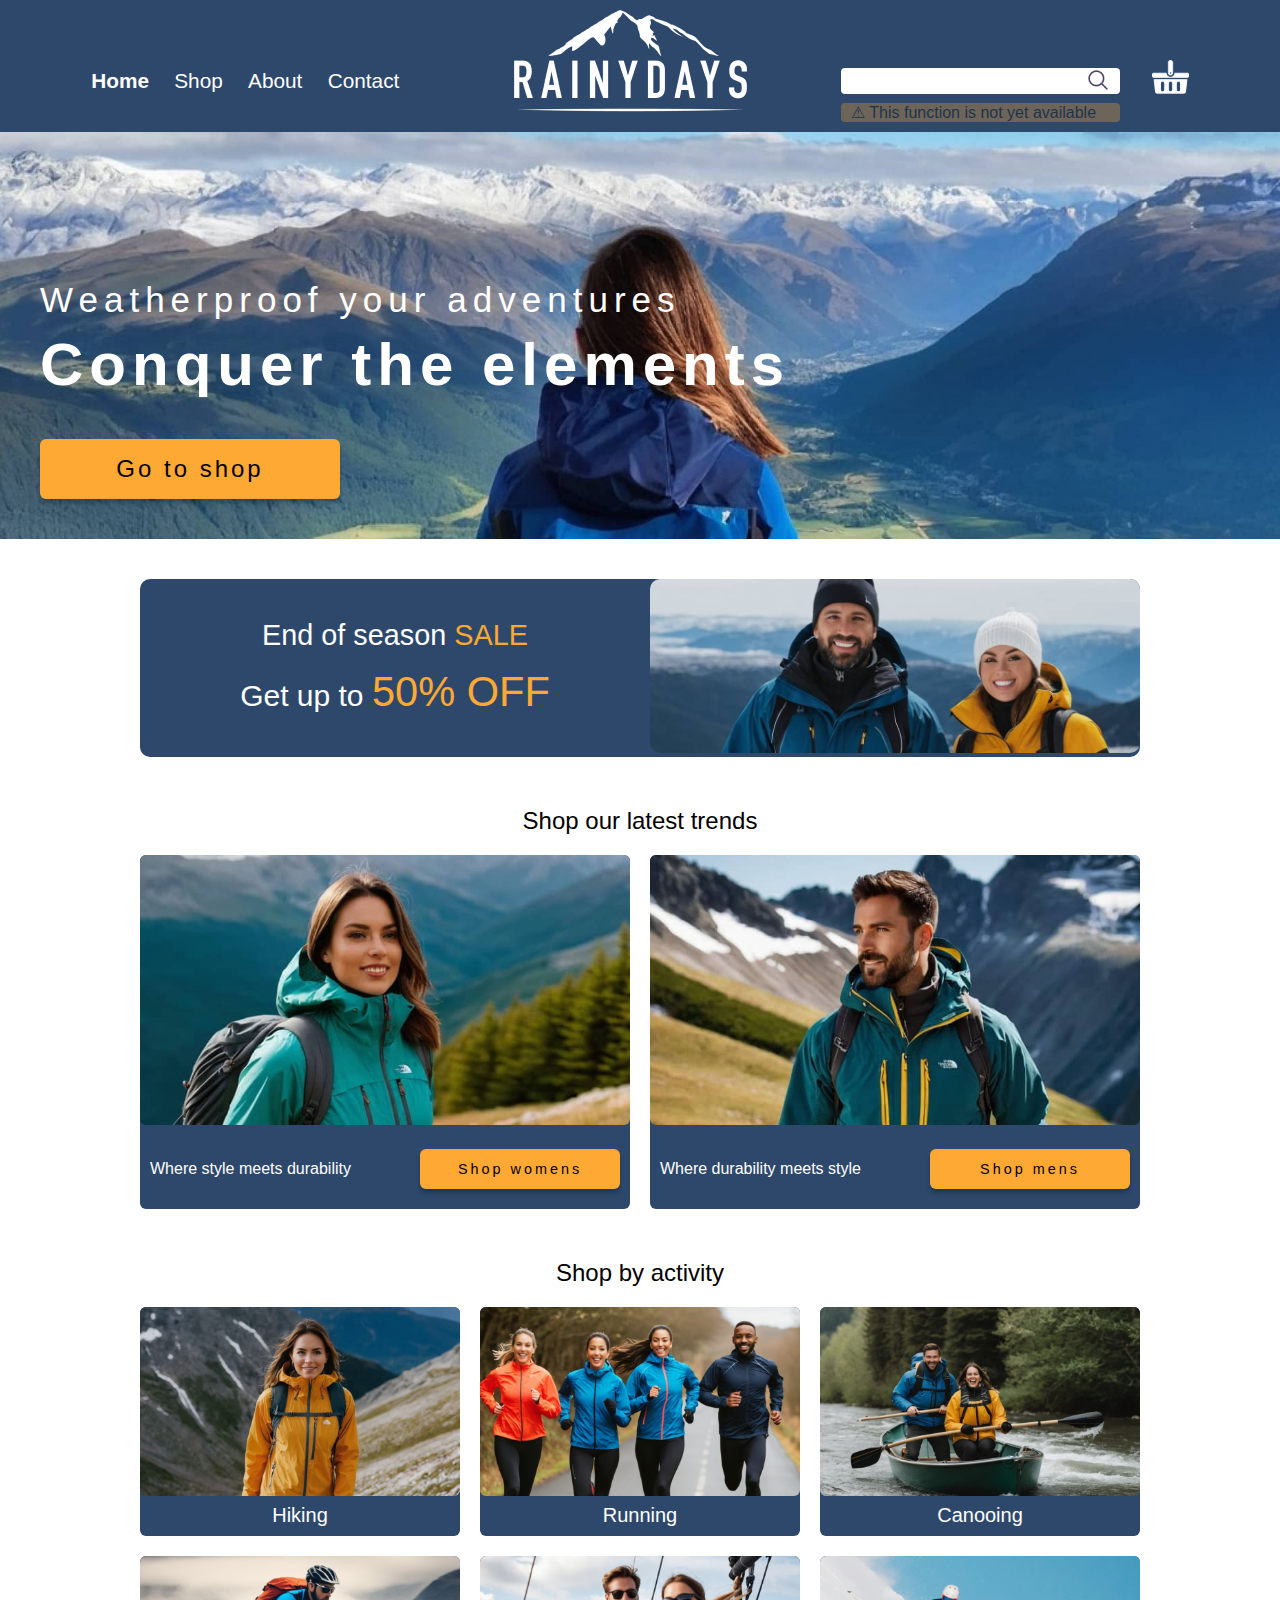
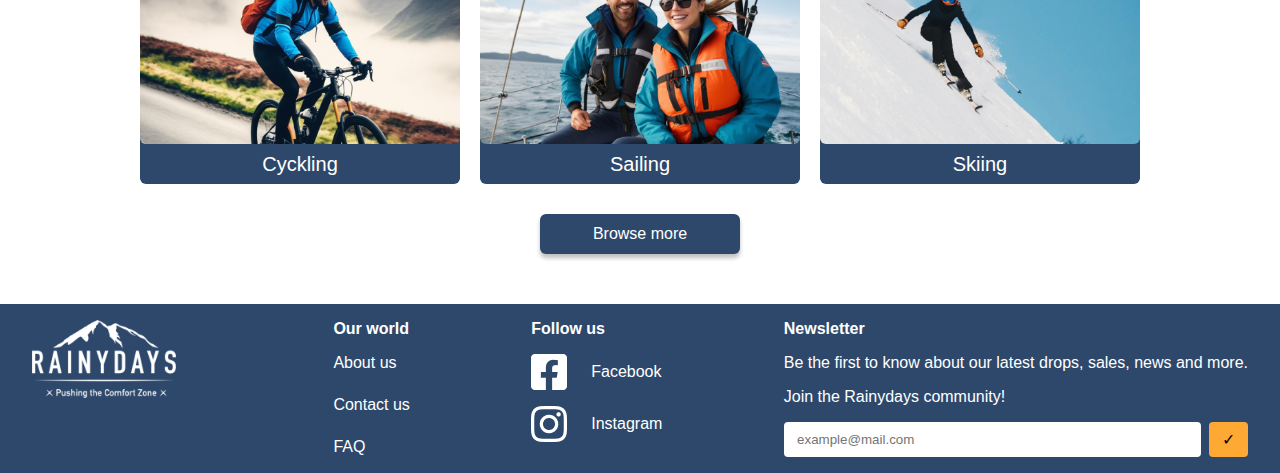
<file: index.html>
<!DOCTYPE html>
<html lang="en">
  <head>
    <meta charset="UTF-8">
    <meta name="viewport" content="width=device-width, initial-scale=1.0">
    <meta name="description" content="The home page for the brand Rainydays">
    <title>Rainydays | Home</title>
    <link rel="stylesheet" href="css/_variables.css">
    <link rel="stylesheet" href="css/general.css">
    <link rel="stylesheet" href="css/header-footer.css">
    <link rel="stylesheet" href="css/home.css">
    <link rel="icon" type="image/x-icon" href="assets/favicon/favicon.ico">
  </head>

  <body>

    <header>
      <section class="header-menu">
        <input type="checkbox" id="hamburger-checkbox">
        <label for="hamburger-checkbox">
          <img src="assets/icons/burger-menu.png" alt="icon for dropdown menu">
        </label>
        <nav class="header-nav">
          <a href="index.html" title="Home page" class="active">Home</a>
          <a href="shop.html" title="Go to shop">Shop</a>
          <a href="about-us.html" title="About us">About</a>
          <a href="contact-us.html" title="Contact us">Contact</a>
        </nav>
      </section>

      <section>
        <a href="index.html">
          <img src="assets/icons/rainydays-logo-cropped.png" alt="a mountain peak with rainydays written underneath">
        </a>
      </section>

      <section class="header-end">
        <div class="header-search">
          <input type="text" id="header-search-input" title="Search the shop">
          <label for="header-search-input">
            <img src="assets/icons/search-icon.png" alt="icon of magnifying glass to search">
          </label>
          <div class="search-overlay">
            <p>&#9888; This function is not yet available</p>
          </div>
        </div>
        <div class="header-basket">
          <a href="checkout.html" title="Go to checkout">
            <img src="assets/icons/basket-white.png" alt="basket icon to get to checkout">
          </a>  
        </div>
      </section>
    </header>

    <main>

      <section class="banner">
        <h1>Weatherproof your adventures</h1>
        <h2><span class="underline">Conquer</span> the elements</h2>
        <a href="shop.html" class="cta-orange">Go to shop</a>
      </section>
      
      <a href="shop.html">
        <section class="sale">
          <div class="sale-info">
              <p class="sale-title">End of season <span class="orange">sale</span></p>
              <p class="sale-text">Get up to <span class="orange sale-percent">50% off</span></p>
          </div>
          <div class="sale-image-container">
            <img src="assets/images/sale-image.jpg" alt="man and woman standing on top of a mountain" class="sale-image">
          </div>
        </section>  
      </a>

      <section class="shop">
        <p class="title">Shop our latest trends</p>
        <div class="shop-section"> 
          <div class="shop-container">
            <img src="assets/images/shop-womens.jpg" alt="woman wearing hiking gear" class="shop-image">
            <div class="shop-container-info">
              <p>Where style meets durability</p>
              <a href="shop.html" class="cta-orange">Shop womens</a>
            </div>
          </div>
          <div class="shop-container">
            <img src="assets/images/shop-mens.jpg" alt="man wearing hiking gear" class="shop-image">
            <div class="shop-container-info">
              <p>Where durability meets style</p>
              <a href="shop.html" class="cta-orange">Shop mens</a>
            </div>
          </div>  
        </div>
      </section>

      <section class="activity"> 
        <p class="title">Shop by activity</p>

        <div class="activity-section">

          <a href="shop.html">
            <div class="activity-container">
              <img src="assets/images/hiking.jpg" alt="a woman hiking in the mountains" class="activity-image">
              <p class="activity-button">Hiking</p>
            </div>  
          </a>

          <a href="shop.html">
            <div class="activity-container">
              <img src="assets/images/running.jpg" alt="four friends running" class="activity-image">
              <p class="activity-button">Running</p>
            </div>  
          </a>

          <a href="shop.html">
            <div class="activity-container">
              <img src="assets/images/canooing.jpg" alt="a couple sitting in a canoo" class="activity-image">
              <p class="activity-button">Canooing</p>
            </div>  
          </a>

          <a href="shop.html">
            <div class="activity-container">
              <img src="assets/images/cyckling.jpg" alt="a man riding a bicycle on a road" class="activity-image">
              <p class="activity-button">Cyckling</p>
            </div>  
          </a>

          <a href="shop.html">
            <div class="activity-container">
              <img src="assets/images/sailing.jpg" alt="a couple on a sailboat" class="activity-image">
              <p class="activity-button">Sailing</p>
            </div>  
          </a>

          <a href="shop.html">
            <div class="activity-container">
              <img src="assets/images/skiing.jpg" alt="a woman skiing down a mountainside" class="activity-image">
              <p class="activity-button">Skiing</p>
            </div>  
          </a>

        </div>

        <div class="browse-more">
          <a href="shop.html" class="cta-blue">Browse more</a>
        </div>
      </section>

    </main>

    <footer>
      <section class="footer-logo">
        <a href="index.html">
          <img src="assets/icons/rainydays-logo.png" alt="a mountain peak with Rainydays written underneath">
        </a>
      </section>

      <section class="our-world">
        <p class="bold">Our world</p>
        <nav>
          <a href="about-us.html">About us</a>
          <a href="contact-us.html">Contact us</a>
          <a href="faq.html">FAQ</a>
        </nav>
      </section>

      <section class="follow-us">
        <p class="bold">Follow us</p>
        <div class="social-media">
          <img src="assets/icons/facebook-icon.png" alt="facebook logo">
          <p>Facebook</p>
        </div>
        <div class="social-media">
          <img src="assets/icons/instagram-icon.png" alt="instagram logo">
          <p>Instagram</p>
        </div>
      </section>
      
      <section class="footer-newsletter">
        <p class="bold">Newsletter</p>
        <p>Be the first to know about our latest drops, sales, news and more.</p>
        <p>Join the Rainydays community!</p>
        <div class="footer-newsletter-line">
          <input type="text" id="footer-newsletter-input" placeholder="example@mail.com">
          <label for="footer-newsletter-input">mail input</label>
          <a href="newsletter.html">&#10003;</a>  
        </div>
      </section>
    </footer>

  </body>
</html>
</file>
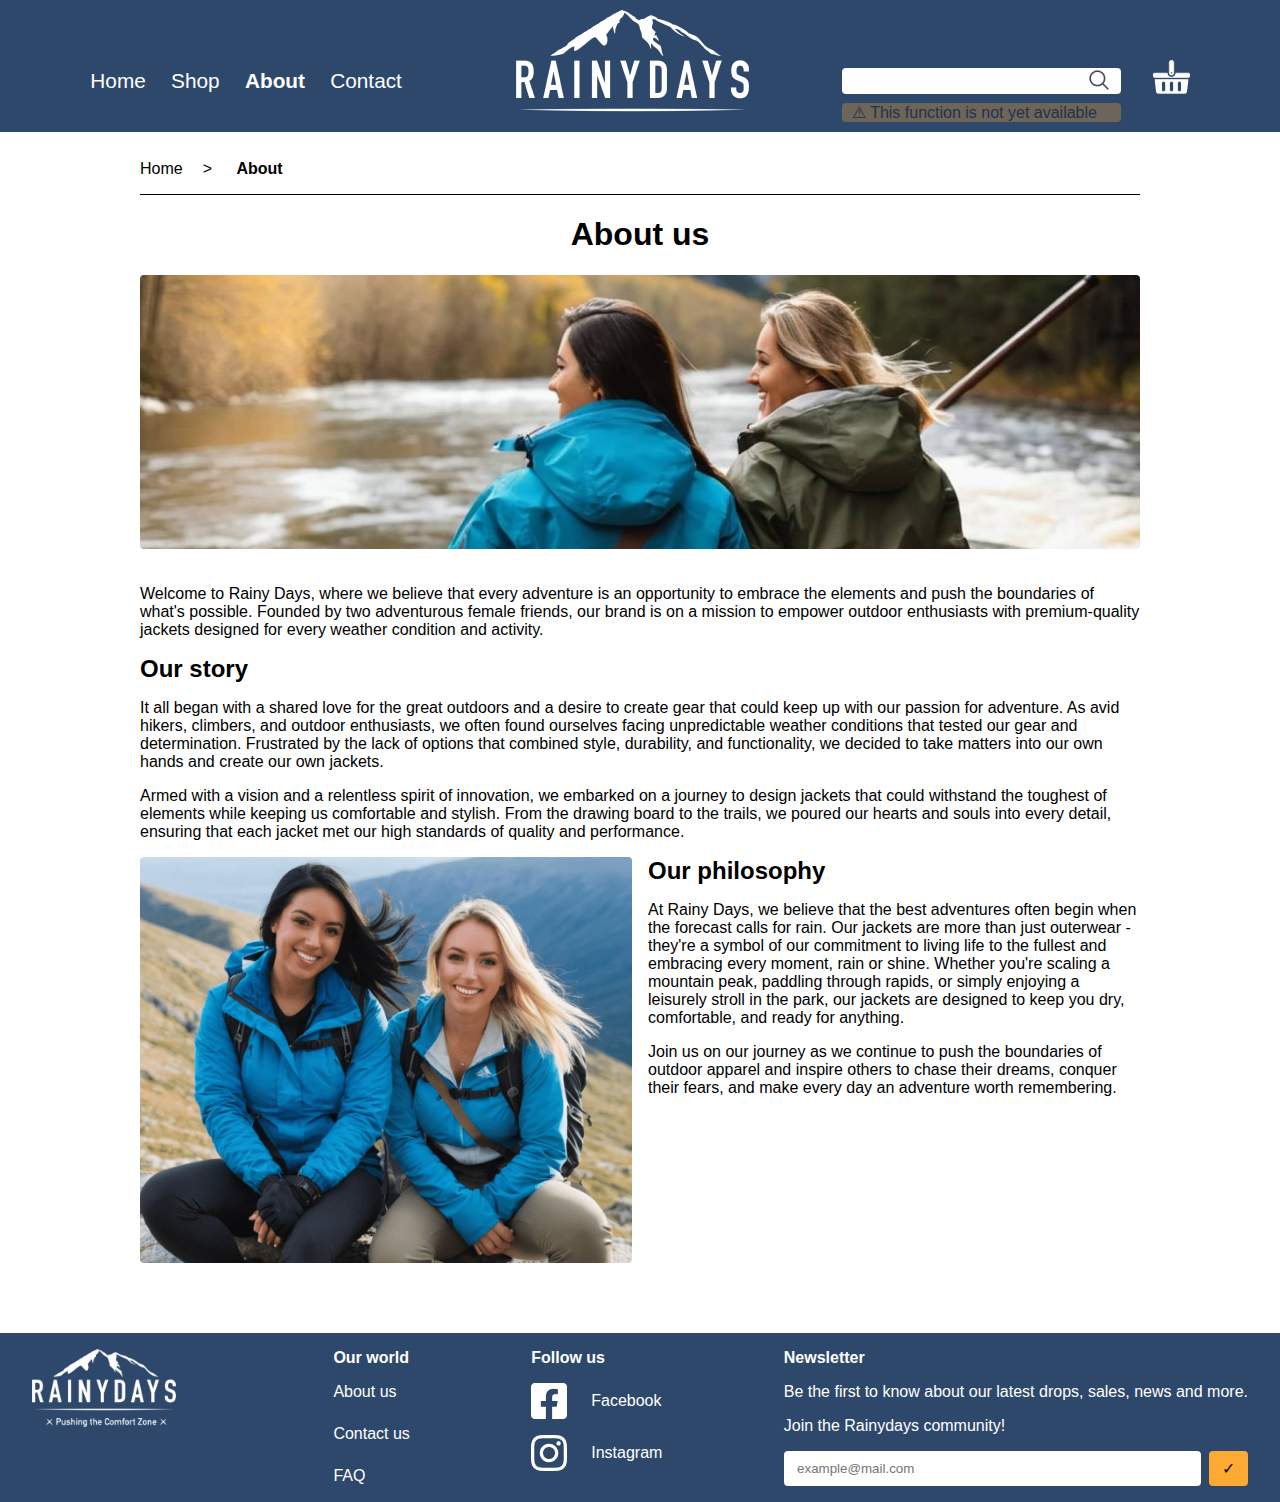
<file: about-us.html>
<!DOCTYPE html>
<html lang="en">
  <head>
    <meta charset="UTF-8">
    <meta name="viewport" content="width=device-width, initial-scale=1.0">
    <meta name="description" content="About us at Rainydays">
    <title>Rainydays | About us</title>
    <link rel="stylesheet" href="css/_variables.css">
    <link rel="stylesheet" href="css/general.css">
    <link rel="stylesheet" href="css/header-footer.css">
    <link rel="stylesheet" href="css/content.css">
    <link rel="icon" type="image/x-icon" href="assets/favicon/favicon.ico">
  </head>
  <body>

    <header>
      <section class="header-menu">
        <input type="checkbox" id="hamburger-checkbox">
        <label for="hamburger-checkbox">
          <img src="assets/icons/burger-menu.png" alt="icon for dropdown menu">
        </label>
        <nav class="header-nav">
          <a href="index.html" title="Home page">Home</a>
          <a href="shop.html" title="Go to shop">Shop</a>
          <a href="about-us.html" title="About us" class="active">About</a>
          <a href="contact-us.html" title="Contact us">Contact</a>
        </nav>
      </section>

      <section>
        <a href="index.html">
          <img src="assets/icons/rainydays-logo-cropped.png" alt="a mountain peak with rainydays written underneath">
        </a>
      </section>

      <section class="header-end">
        <div class="header-search">
          <input type="text" id="header-search-input" title="Search the shop">
          <label for="header-search-input">
            <img src="assets/icons/search-icon.png" alt="icon of magnifying glass to search">
          </label>
          <div class="search-overlay">
            <p>&#9888; This function is not yet available</p>
          </div>
        </div>
        <div class="header-basket">
          <a href="checkout.html" title="Go to checkout">
            <img src="assets/icons/basket-white.png" alt="basket icon to get to checkout">
          </a>  
        </div>
      </section>
    </header>

    <main>
      <section class="breadcrumbs">
        <nav>
          <ul>
            <li><a href="index.html">Home</a></li>
            <li><a href="about-us.html" class="active">About</a></li>
          </ul>
        </nav>  
      </section>

      <h1 tabindex="0">About us</h1>

      <section class="about-us">

        <div tabindex="0">
          <img src="assets/images/friends-header.jpg" alt="two girls overlooking a river">
        </div>
        <div tabindex="0">
          <p>Welcome to Rainy Days, where we believe that every adventure is an opportunity to embrace the elements and push the boundaries of what's possible. Founded by two adventurous female friends, our brand is on a mission to empower outdoor enthusiasts with premium-quality jackets designed for every weather condition and activity.</p>
        </div>
        <div tabindex="0">
          <h2>Our story</h2>
          <p>It all began with a shared love for the great outdoors and a desire to create gear that could keep up with our passion for adventure. As avid hikers, climbers, and outdoor enthusiasts, we often found ourselves facing unpredictable weather conditions that tested our gear and determination. Frustrated by the lack of options that combined style, durability, and functionality, we decided to take matters into our own hands and create our own jackets.</p>
          <p>Armed with a vision and a relentless spirit of innovation, we embarked on a journey to design jackets that could withstand the toughest of elements while keeping us comfortable and stylish. From the drawing board to the trails, we poured our hearts and souls into every detail, ensuring that each jacket met our high standards of quality and performance.</p>  
        </div>
        <div class="about-end">
          <div class="about-end-img" tabindex="0">
            <img src="assets/images/friends.png" alt="two girls sitting on top of a mountain">
          </div>
          <div class="about-end-text" tabindex="0">
            <h2>Our philosophy</h2>
            <p>At Rainy Days, we believe that the best adventures often begin when the forecast calls for rain. Our jackets are more than just outerwear - they're a symbol of our commitment to living life to the fullest and embracing every moment, rain or shine. Whether you're scaling a mountain peak, paddling through rapids, or simply enjoying a leisurely stroll in the park, our jackets are designed to keep you dry, comfortable, and ready for anything.</p>
            <p>Join us on our journey as we continue to push the boundaries of outdoor apparel and inspire others to chase their dreams, conquer their fears, and make every day an adventure worth remembering.</p>  
          </div>
        </div>

      </section>

    </main>

    <footer>
      <section class="footer-logo">
        <a href="index.html">
          <img src="assets/icons/rainydays-logo.png" alt="a mountain peak with Rainydays written underneath">
        </a>
      </section>

      <section class="our-world">
        <p class="bold">Our world</p>
        <nav>
          <a href="about-us.html">About us</a>
          <a href="contact-us.html">Contact us</a>
          <a href="faq.html">FAQ</a>
        </nav>
      </section>

      <section class="follow-us">
        <p class="bold">Follow us</p>
        <div class="social-media">
          <img src="assets/icons/facebook-icon.png" alt="facebook logo">
          <p>Facebook</p>
        </div>
        <div class="social-media">
          <img src="assets/icons/instagram-icon.png" alt="instagram logo">
          <p>Instagram</p>
        </div>
      </section>
      
      <section class="footer-newsletter">
        <p class="bold">Newsletter</p>
        <p>Be the first to know about our latest drops, sales, news and more.</p>
        <p>Join the Rainydays community!</p>
        <div class="footer-newsletter-line">
          <input type="text" id="footer-newsletter-input" placeholder="example@mail.com">
          <label for="footer-newsletter-input">mail input</label>
          <a href="newsletter.html">&#10003;</a>  
        </div>
      </section>
    </footer>

  </body>
</html>
</file>
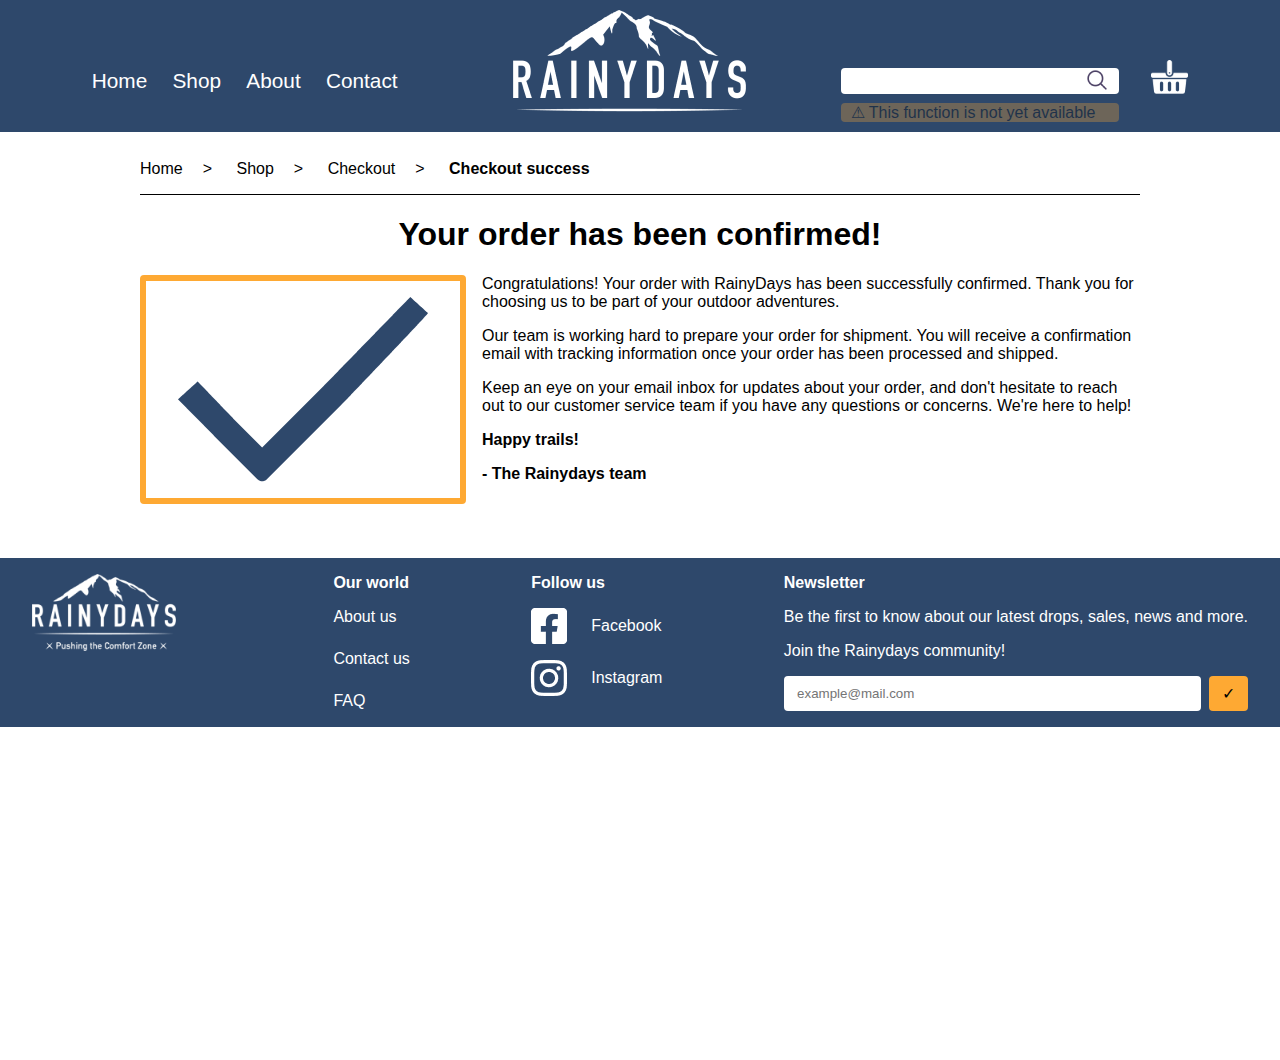
<file: checkout-success.html>
<!DOCTYPE html>
<html lang="en">
  <head>
    <meta charset="UTF-8">
    <meta name="viewport" content="width=device-width, initial-scale=1.0">
    <meta name="description" content="Your checkout at Rainydays was a success">
    <title>Rainydays | Checkout success</title>
    <link rel="stylesheet" href="css/_variables.css">
    <link rel="stylesheet" href="css/general.css">
    <link rel="stylesheet" href="css/header-footer.css">
    <link rel="stylesheet" href="css/content.css">
    <link rel="icon" type="image/x-icon" href="assets/favicon/favicon.ico">
  </head>

<body>

  <header>
    <section class="header-menu">
      <input type="checkbox" id="hamburger-checkbox">
      <label for="hamburger-checkbox">
        <img src="assets/icons/burger-menu.png" alt="icon for dropdown menu">
      </label>
      <nav class="header-nav">
        <a href="index.html" title="Home page">Home</a>
        <a href="shop.html" title="Go to shop">Shop</a>
        <a href="about-us.html" title="About us">About</a>
        <a href="contact-us.html" title="Contact us">Contact</a>
      </nav>
    </section>

    <section>
      <a href="index.html">
        <img src="assets/icons/rainydays-logo-cropped.png" alt="a mountain peak with rainydays written underneath">
      </a>
    </section>

    <section class="header-end">
      <div class="header-search">
        <input type="text" id="header-search-input" title="Search the shop">
        <label for="header-search-input">
          <img src="assets/icons/search-icon.png" alt="icon of magnifying glass to search">
        </label>
        <div class="search-overlay">
          <p>&#9888; This function is not yet available</p>
        </div>
      </div>
      <div class="header-basket">
        <a href="checkout.html" title="Go to checkout">
          <img src="assets/icons/basket-white.png" alt="basket icon to get to checkout">
        </a>  
      </div>
    </section>
  </header>

  <main>

    <section class="breadcrumbs">
      <nav>
        <ul>
          <li><a href="index.html">Home</a></li>
          <li><a href="shop.html">Shop</a></li>
          <li><a href="checkout.html">Checkout</a></li>
          <li><a href="checkout-success.html" class="active">Checkout success</a></li>
        </ul>
      </nav>
    </section> 

    <h1 tabindex="0">Your order has been confirmed!</h1>

    <section class="checkout-success">

      <div tabindex="0">
        <img src="assets/icons/checkmark.png" class="checkmark" alt="large rainydays blue checkmark">
      </div>

      <div tabindex="0">
        <p>Congratulations! Your order with RainyDays has been successfully confirmed. Thank you for choosing us to be part of your outdoor adventures.</p>
        <p>Our team is working hard to prepare your order for shipment. You will receive a confirmation email with tracking information once your order has been processed and shipped.</p>
        <p>Keep an eye on your email inbox for updates about your order, and don't hesitate to reach out to our customer service team if you have any questions or concerns. We're here to help!</p>
        <p class="bold">Happy trails!</p>
        <p class="bold">- The Rainydays team</p>
      </div>

    </section>
    
  </main>

  <footer>
    <section class="footer-logo">
      <a href="index.html">
        <img src="assets/icons/rainydays-logo.png" alt="a mountain peak with Rainydays written underneath">
      </a>
    </section>

    <section class="our-world">
      <p class="bold">Our world</p>
      <nav>
        <a href="about-us.html">About us</a>
        <a href="contact-us.html">Contact us</a>
        <a href="faq.html">FAQ</a>
      </nav>
    </section>

    <section class="follow-us">
      <p class="bold">Follow us</p>
      <div class="social-media">
        <img src="assets/icons/facebook-icon.png" alt="facebook logo">
        <p>Facebook</p>
      </div>
      <div class="social-media">
        <img src="assets/icons/instagram-icon.png" alt="instagram logo">
        <p>Instagram</p>
      </div>
    </section>
    
    <section class="footer-newsletter">
      <p class="bold">Newsletter</p>
      <p>Be the first to know about our latest drops, sales, news and more.</p>
      <p>Join the Rainydays community!</p>
      <div class="footer-newsletter-line">
        <input type="text" id="footer-newsletter-input" placeholder="example@mail.com">
        <label for="footer-newsletter-input">mail input</label>
        <a href="newsletter.html">&#10003;</a>  
      </div>
    </section>
  </footer>

</body>
</html>
</file>
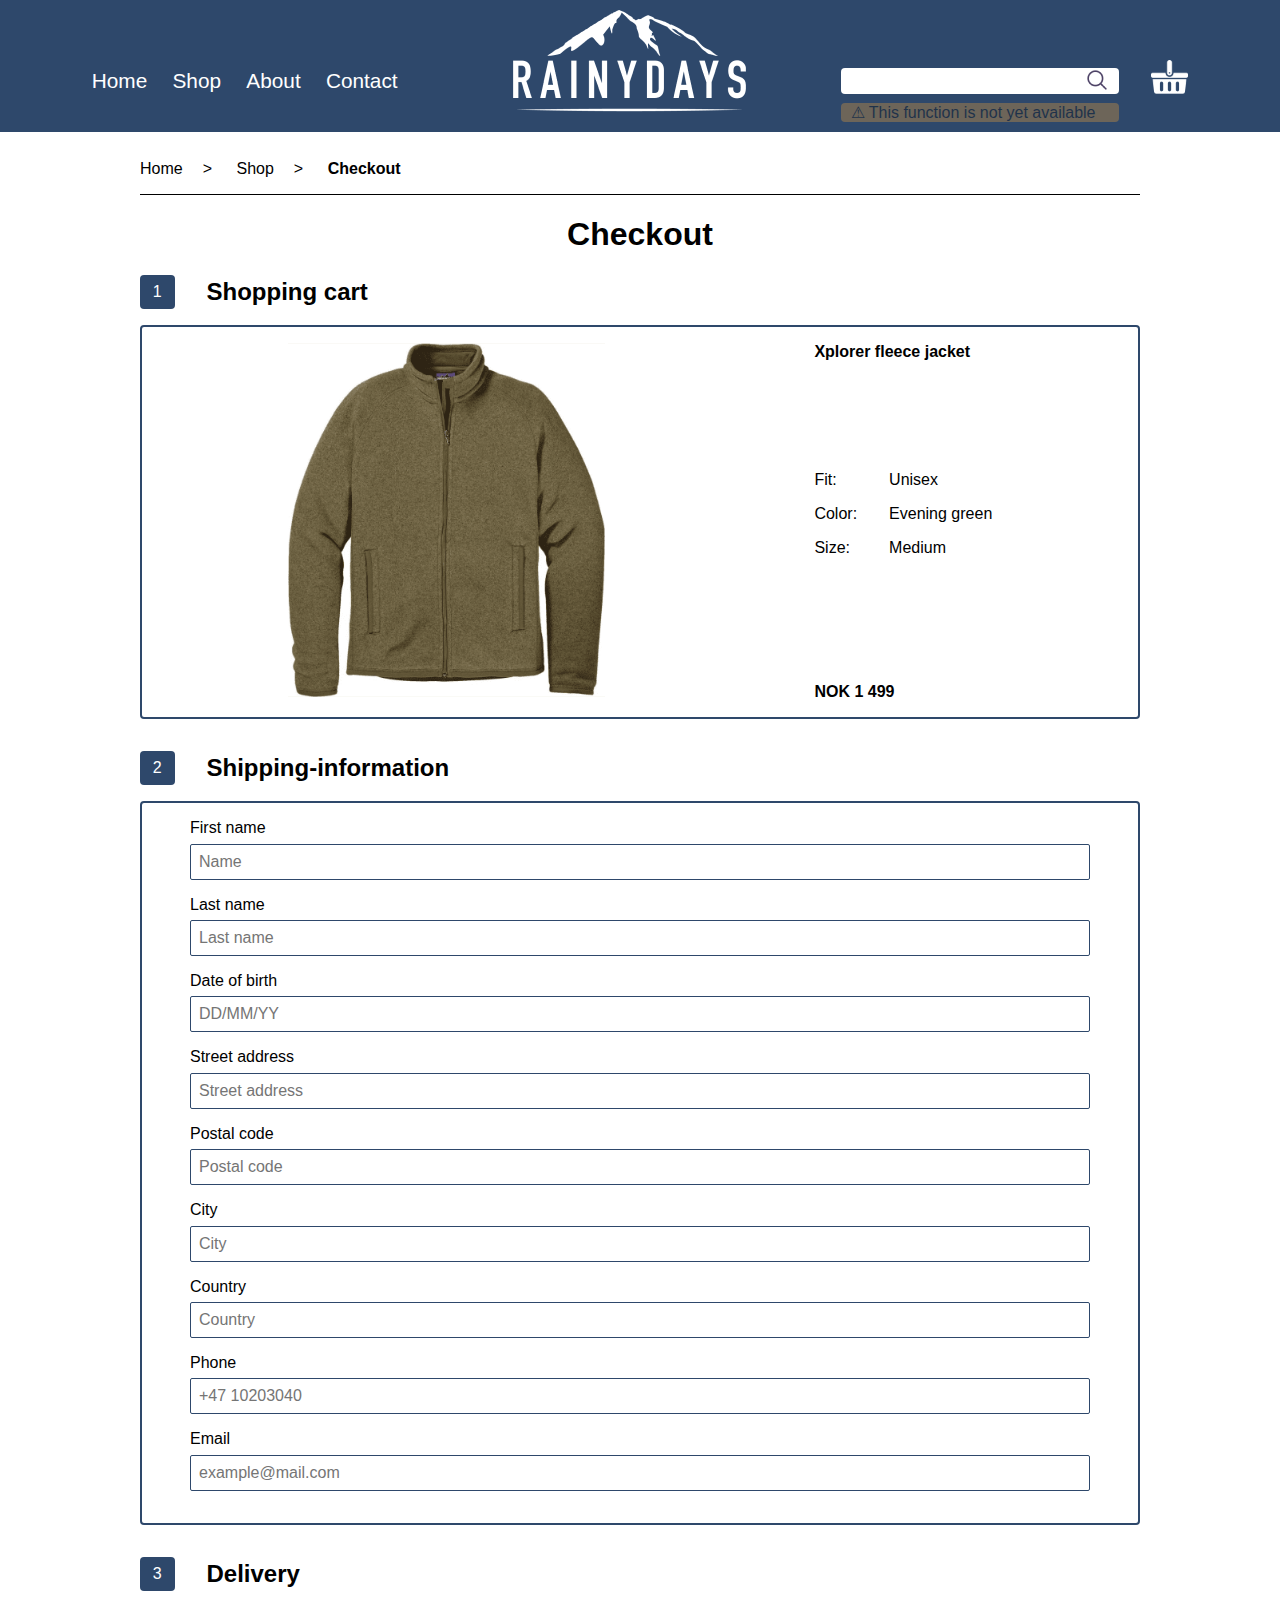
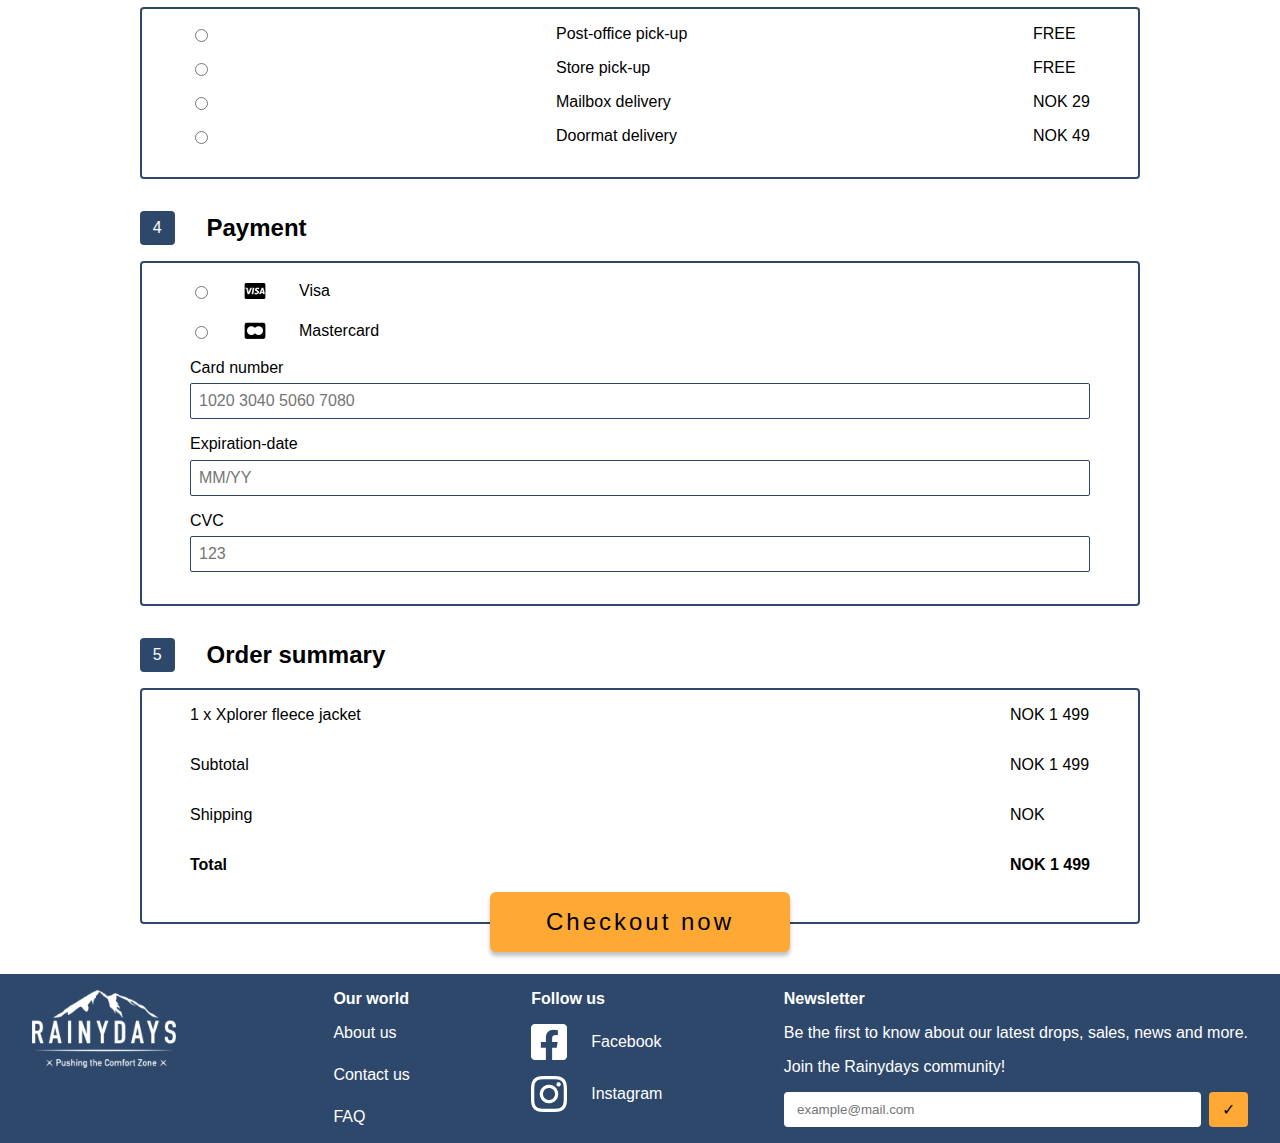
<file: checkout.html>
<!DOCTYPE html>
<html lang="en">
  <head>
    <meta charset="UTF-8">
    <meta name="viewport" content="width=device-width, initial-scale=1.0">
    <meta name="description" content="Checkout your order at Rainydays">
    <title>Rainydays | Checkout</title>
    <link rel="stylesheet" href="css/_variables.css">
    <link rel="stylesheet" href="css/general.css">
    <link rel="stylesheet" href="css/header-footer.css">
    <link rel="stylesheet" href="css/content.css">
    <link rel="icon" type="image/x-icon" href="assets/favicon/favicon.ico">
  </head>

<body>

  <header>
    <section class="header-menu">
      <input type="checkbox" id="hamburger-checkbox">
      <label for="hamburger-checkbox">
        <img src="assets/icons/burger-menu.png" alt="icon for dropdown menu">
      </label>
      <nav class="header-nav">
        <a href="index.html" title="Home page">Home</a>
        <a href="shop.html" title="Go to shop">Shop</a>
        <a href="about-us.html" title="About us">About</a>
        <a href="contact-us.html" title="Contact us">Contact</a>
      </nav>
    </section>

    <section>
      <a href="index.html">
        <img src="assets/icons/rainydays-logo-cropped.png" alt="a mountain peak with rainydays written underneath">
      </a>
    </section>

    <section class="header-end">
      <div class="header-search">
        <input type="text" id="header-search-input" title="Search the shop">
        <label for="header-search-input">
          <img src="assets/icons/search-icon.png" alt="icon of magnifying glass to search">
        </label>
        <div class="search-overlay">
          <p>&#9888; This function is not yet available</p>
        </div>
      </div>
      <div class="header-basket">
        <a href="checkout.html" title="Go to checkout">
          <img src="assets/icons/basket-white.png" alt="basket icon to get to checkout">
        </a>  
      </div>
    </section>
  </header>

  <main>

    <section class="breadcrumbs">
      <nav>
        <ul>
          <li><a href="index.html">Home</a></li>
          <li><a href="shop.html">Shop</a></li>
          <li><a href="checkout.html" class="active">Checkout</a></li>
        </ul>
      </nav>
    </section>

    <h1>Checkout</h1>
    
    <section tabindex="0">
      <div class="checkout-title">
        <p class="checkout-number">1</p>
        <h2>Shopping cart</h2>  
      </div>
      <div class="shopping-cart-container">
        <div>
          <img src="assets/products/jacket-1.png" alt="a fleece jacket in the color evening green, with full front zip">
        </div>
        <div class="shopping-cart-info">
          <p class="bold">Xplorer fleece jacket</p>
          <div class="shopping-cart-description">
            <div>
              <p>Fit:</p>
              <p>Color:</p>
              <p>Size:</p>
            </div>
            <div>
              <p>Unisex</p>
              <p>Evening green</p>
              <p>Medium</p>
            </div>
          </div>
          <p class="bold">NOK 1 499</p>
        </div>
      </div>
    </section>

    <section tabindex="0">
      <div class="checkout-title">
        <p class="checkout-number">2</p>
        <h2>Shipping-information</h2>  
      </div>
      <div class="shipping-information-container">
        <form>
          <label for="first-name">First name</label>
          <input type="text" id="first-name" name="first-name" placeholder="Name" required>
          <label for="last-name">Last name</label>
          <input type="text" id="last-name" name="last-name" placeholder="Last name" required>
          <label for="date-of-birth">Date of birth</label>
          <input type="text" id="date-of-birth" name="date-of-birth" placeholder="DD/MM/YY">
          <label for="street-address">Street address</label>
          <input type="text" id="street-address" name="street-address" placeholder="Street address" required>
          <label for="postal-code">Postal code</label>
          <input type="number" id="postal-code" name="postal-code" placeholder="Postal code" required>
          <label for="city">City</label>
          <input type="text" id="city" name="city" placeholder="City" required>
          <label for="country">Country</label>
          <input type="text" id="country" name="country" placeholder="Country" required>
          <label for="phone">Phone</label>
          <input type="tel" id="phone" name="phone" placeholder="+47 10203040">
          <label for="email">Email</label>
          <input type="email" id="email" name="email" placeholder="example@mail.com" required>
        </form>
      </div>
    </section>

    <section tabindex="0">
      <div class="checkout-title">
        <p class="checkout-number">3</p>
        <h2>Delivery</h2>  
      </div>
      <div class="delivery-container">
        <div>
          <input type="radio" name="delivery" value="post-office" id="post-office">
          <label for="post-office">Post-office pick-up</label>
          <p>free</p>
        </div>
        <div>
          <input type="radio" name="delivery" value="store" id="store">
          <label for="store">Store pick-up</label>
          <p>free</p>
        </div>
        <div>
          <input type="radio" name="delivery" value="mailbox" id="mailbox">
          <label for="mailbox">Mailbox delivery</label>
          <p>nok 29</p>
        </div>
        <div>
          <input type="radio" name="delivery" value="doormat" id="doormat">
          <label for="doormat">Doormat delivery</label>
          <p>nok 49</p>
        </div>
      </div>
    </section>

    <section tabindex="0">
      <div class="checkout-title">
        <p class="checkout-number">4</p>
        <h2>Payment</h2>
      </div>
      <div class="payment-container">
        <div>
          <input type="radio" name="payment" value="visa" id="visa">
          <label for="visa">
            <img src="assets/icons/visa.png" alt="visa icon">
            Visa
          </label>
        </div>
        <div>
          <input type="radio" name="payment" value="mastercard" id="mastercard">
          <label for="mastercard">
            <img src="assets/icons/mastercard.png" alt="mastercard icon">
            Mastercard
          </label>
        </div>
        <section class="payment-info">
          <label for="card-number">Card number</label>
          <input type="number" id="card-number" name="card-number" placeholder="1020 3040 5060 7080" required>
          <label for="expiration-date">Expiration-date</label>
          <input type="number" id="expiration-date" name="expiration-date" placeholder="MM/YY" required>
          <label for="cvc">CVC</label>
          <input type="number" id="cvc" name="cvc" placeholder="123" required>
        </section>  
      </div>
    </section>

    <section tabindex="0">
      <div class="checkout-title">
        <p class="checkout-number">5</p>
        <h2>Order summary</h2>
      </div>
      <div class="checkout-container">
        <div>
          <p>1 x Xplorer fleece jacket</p>
          <p>Subtotal</p>
          <p>Shipping</p>
          <p class="bold">Total</p>  
        </div>
        <div>
          <p>NOK 1 499</p>
          <p>NOK 1 499</p>
          <p>NOK </p>
          <p class="bold">NOK 1 499</p>
        </div>
        <a href="checkout-success.html" class="cta-orange">Checkout now</a>
      </div>
    </section>

  </main>

  <footer>
    <section class="footer-logo">
      <a href="index.html">
        <img src="assets/icons/rainydays-logo.png" alt="a mountain peak with Rainydays written underneath">
      </a>
    </section>

    <section class="our-world">
      <p class="bold">Our world</p>
      <nav>
        <a href="about-us.html">About us</a>
        <a href="contact-us.html">Contact us</a>
        <a href="faq.html">FAQ</a>
      </nav>
    </section>

    <section class="follow-us">
      <p class="bold">Follow us</p>
      <div class="social-media">
        <img src="assets/icons/facebook-icon.png" alt="facebook logo">
        <p>Facebook</p>
      </div>
      <div class="social-media">
        <img src="assets/icons/instagram-icon.png" alt="instagram logo">
        <p>Instagram</p>
      </div>
    </section>
    
    <section class="footer-newsletter">
      <p class="bold">Newsletter</p>
      <p>Be the first to know about our latest drops, sales, news and more.</p>
      <p>Join the Rainydays community!</p>
      <div class="footer-newsletter-line">
        <input type="text" id="footer-newsletter-input" placeholder="example@mail.com">
        <label for="footer-newsletter-input">mail input</label>
        <a href="newsletter.html">&#10003;</a>  
      </div>
    </section>
  </footer>

</body>
</html>
</file>
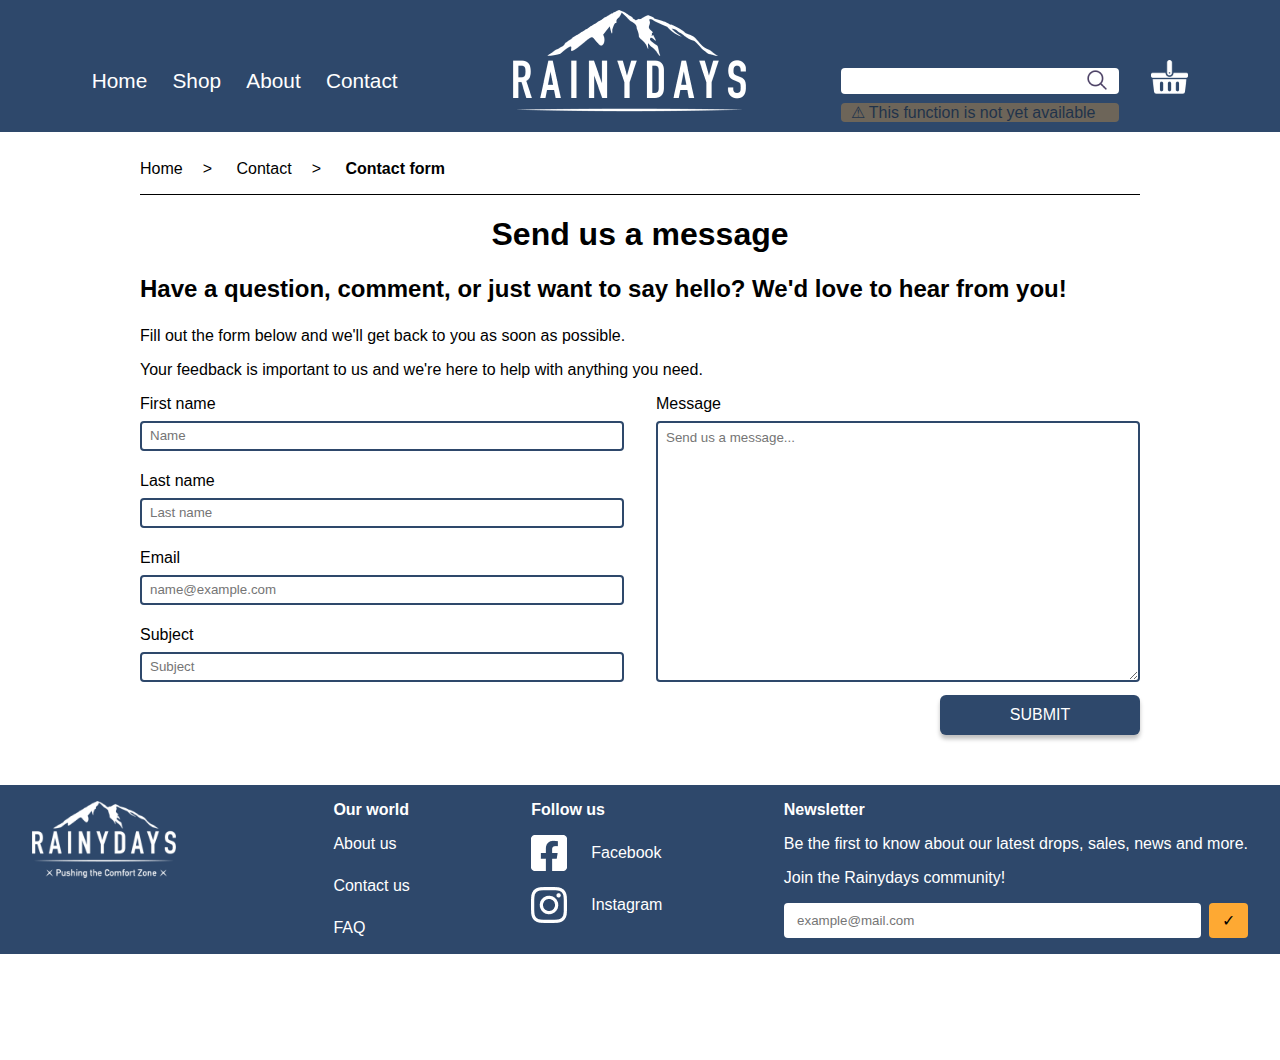
<file: contact-form.html>
<!DOCTYPE html>
<html lang="en">
  <head>
    <meta charset="UTF-8">
    <meta name="viewport" content="width=device-width, initial-scale=1.0">
    <meta name="description" content="Send a message to the Rainydays team">
    <title>Rainydays | Contact form</title>
    <link rel="stylesheet" href="css/_variables.css">
    <link rel="stylesheet" href="css/general.css">
    <link rel="stylesheet" href="css/header-footer.css">
    <link rel="stylesheet" href="css/content.css">
    <link rel="icon" type="image/x-icon" href="assets/favicon/favicon.ico">
  </head>

<body>

  <header>
    <section class="header-menu">
      <input type="checkbox" id="hamburger-checkbox">
      <label for="hamburger-checkbox">
        <img src="assets/icons/burger-menu.png" alt="icon for dropdown menu">
      </label>
      <nav class="header-nav">
        <a href="index.html" title="Home page">Home</a>
        <a href="shop.html" title="Go to shop">Shop</a>
        <a href="about-us.html" title="About us">About</a>
        <a href="contact-us.html" title="Contact us">Contact</a>
      </nav>
    </section>

    <section>
      <a href="index.html">
        <img src="assets/icons/rainydays-logo-cropped.png" alt="a mountain peak with rainydays written underneath">
      </a>
    </section>

    <section class="header-end">
      <div class="header-search">
        <input type="text" id="header-search-input" title="Search the shop">
        <label for="header-search-input">
          <img src="assets/icons/search-icon.png" alt="icon of magnifying glass to search">
        </label>
        <div class="search-overlay">
          <p>&#9888; This function is not yet available</p>
        </div>
      </div>
      <div class="header-basket">
        <a href="checkout.html" title="Go to checkout">
          <img src="assets/icons/basket-white.png" alt="basket icon to get to checkout">
        </a>  
      </div>
    </section>
  </header>

  <main>

    <section class="breadcrumbs">
      <nav>
        <ul>
          <li><a href="index.html">Home</a></li>
          <li><a href="contact-us.html">Contact</a></li>
          <li><a href="contact-form.html" class="active">Contact form</a></li>
        </ul>
      </nav>
    </section> 

    <h1>Send us a message</h1>

    <section class="contact-form-start">
      <h2>Have a question, comment, or just want to say hello? We'd love to hear from you!</h2>
      <p>Fill out the form below and we'll get back to you as soon as possible.</p>
      <p>Your feedback is important to us and we're here to help with anything you need.</p>  
    </section>

    <form class="contact-form">
      <section class="contact-form-info">
        <label for="firstname">First name</label>
        <input type="text" id="firstname" name="firstname" placeholder="Name" required>
        <label for="lastname">Last name</label>
        <input type="text" id="lastname" name="lastname" placeholder="Last name" required>
        <label for="email">Email</label>
        <input type="email" id="email" name="email" placeholder="name@example.com" required>
        <label for="subject">Subject</label>
        <input type="text" id="subject" name="subject" placeholder="Subject" required>
      </section>
      <section>
        <div class="contact-form-message">
          <label for="message">Message</label>
          <textarea id="message" name="message" placeholder="Send us a message..." required></textarea>
        </div>
      </section>
    </form>

    <section class="submit-overlay">
      <input type="checkbox" id="submit-checkbox">
      <label for="submit-checkbox" class="cta-blue">SUBMIT</label>
      <div class="submit-text">
        <p>&#10003; Message submitted! We will get back to you as soon as possible!</p>
      </div>
    </section>

  </main>

  <footer>
    <section class="footer-logo">
      <a href="index.html">
        <img src="assets/icons/rainydays-logo.png" alt="a mountain peak with Rainydays written underneath">
      </a>
    </section>

    <section class="our-world">
      <p class="bold">Our world</p>
      <nav>
        <a href="about-us.html">About us</a>
        <a href="contact-us.html">Contact us</a>
        <a href="faq.html">FAQ</a>
      </nav>
    </section>

    <section class="follow-us">
      <p class="bold">Follow us</p>
      <div class="social-media">
        <img src="assets/icons/facebook-icon.png" alt="facebook logo">
        <p>Facebook</p>
      </div>
      <div class="social-media">
        <img src="assets/icons/instagram-icon.png" alt="instagram logo">
        <p>Instagram</p>
      </div>
    </section>
    
    <section class="footer-newsletter">
      <p class="bold">Newsletter</p>
      <p>Be the first to know about our latest drops, sales, news and more.</p>
      <p>Join the Rainydays community!</p>
      <div class="footer-newsletter-line">
        <input type="text" id="footer-newsletter-input" placeholder="example@mail.com">
        <label for="footer-newsletter-input">mail input</label>
        <a href="newsletter.html">&#10003;</a>  
      </div>
    </section>
  </footer>

</body>
</html>
</file>
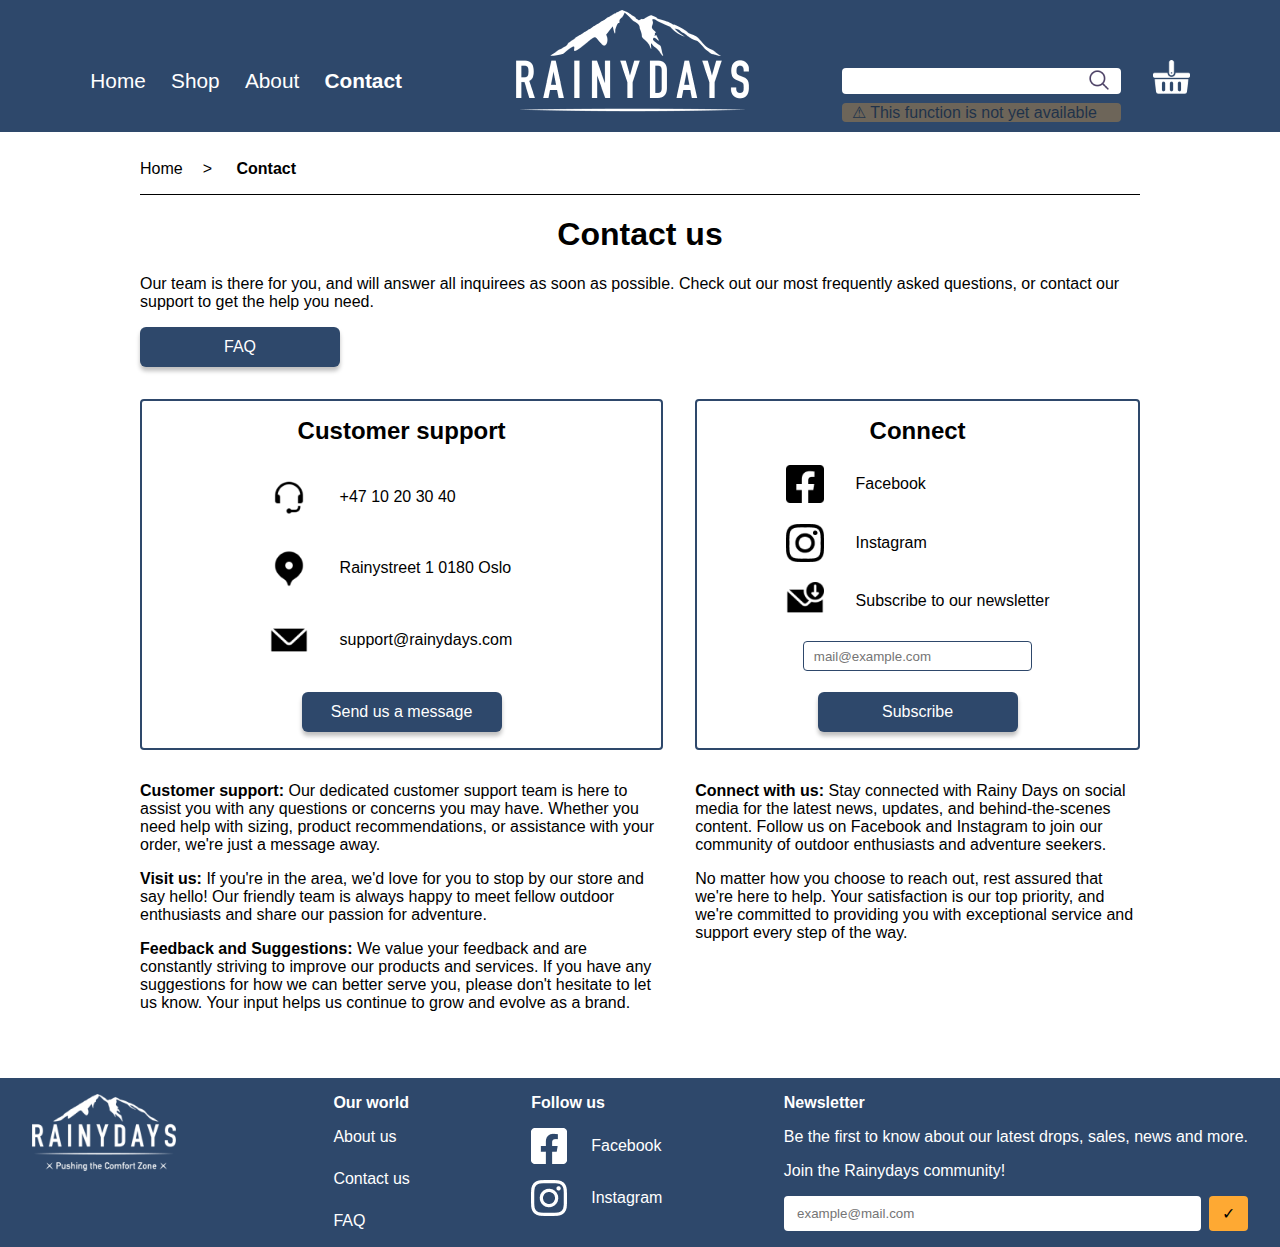
<file: contact-us.html>
<!DOCTYPE html>
<html lang="en">
  <head>
    <meta charset="UTF-8">
    <meta name="viewport" content="width=device-width, initial-scale=1.0">
    <meta name="description" content="Contact us at Rainydays">
    <title>Rainydays | Contact us</title>
    <link rel="stylesheet" href="css/_variables.css">
    <link rel="stylesheet" href="css/general.css">
    <link rel="stylesheet" href="css/header-footer.css">
    <link rel="stylesheet" href="css/content.css">
    <link rel="icon" type="image/x-icon" href="assets/favicon/favicon.ico">
  </head>
  <body>

    <header>
      <section class="header-menu">
        <input type="checkbox" id="hamburger-checkbox">
        <label for="hamburger-checkbox">
          <img src="assets/icons/burger-menu.png" alt="icon for dropdown menu">
        </label>
        <nav class="header-nav">
          <a href="index.html" title="Home page">Home</a>
          <a href="shop.html" title="Go to shop">Shop</a>
          <a href="about-us.html" title="About us">About</a>
          <a href="contact-us.html" title="Contact us" class="active">Contact</a>
        </nav>
      </section>

      <section>
        <a href="index.html">
          <img src="assets/icons/rainydays-logo-cropped.png" alt="a mountain peak with rainydays written underneath">
        </a>
      </section>

      <section class="header-end">
        <div class="header-search">
          <input type="text" id="header-search-input" title="Search the shop">
          <label for="header-search-input">
            <img src="assets/icons/search-icon.png" alt="icon of magnifying glass to search">
          </label>
          <div class="search-overlay">
            <p>&#9888; This function is not yet available</p>
          </div>
        </div>
        <div class="header-basket">
          <a href="checkout.html" title="Go to checkout">
            <img src="assets/icons/basket-white.png" alt="basket icon to get to checkout">
          </a>  
        </div>
      </section>
    </header>

    <main>
      <section class="breadcrumbs">
        <nav>
          <ul>
            <li><a href="index.html">Home</a></li>
            <li><a href="contact-us.html" class="bold">Contact</a></li>
          </ul>
        </nav>  
      </section>

      <h1>Contact us</h1>

      <section class="contact-head">
        <p>Our team is there for you, and will answer all inquirees as soon as possible. Check out our most frequently asked questions, or contact our support to get the help you need.</p>
        <a href="faq.html" class="cta-blue">FAQ</a>  
      </section>

      <section class="contact-flex">

        <div class="contact-support">
          <section class="contact-container">
            <div>
              <h2>Customer support</h2>
            </div>
            <div class="contact-type">
              <img src="assets/icons/headset-icon.png" alt="headphones" class="contact-icon">
              <p>+47 10 20 30 40</p> 
            </div>
            <div class="contact-type">
              <img src="assets/icons/location-icon.png" alt="map pin" class="contact-icon">
              <p>Rainystreet 1 0180 Oslo</p>
            </div>
            <div class="contact-type">
              <img src="assets/icons/email-icon.png" alt="envelope" class="contact-icon">
              <p>support@rainydays.com</p>
            </div>
            <a href="contact-form.html" class="cta-blue">Send us a message</a>
          </section>
    
          <section class="contact-text">
            <p><span class="bold">Customer support:</span> Our dedicated customer support team is here to assist you with any questions or concerns you may have. Whether you need help with sizing, product recommendations, or assistance with your order, we're just a message away.</p>
            <p><span class="bold">Visit us:</span> If you're in the area, we'd love for you to stop by our store and say hello! Our friendly team is always happy to meet fellow outdoor enthusiasts and share our passion for adventure.</p>
            <p><span class="bold">Feedback and Suggestions:</span> We value your feedback and are constantly striving to improve our products and services. If you have any suggestions for how we can better serve you, please don't hesitate to let us know. Your input helps us continue to grow and evolve as a brand.</p>
          </section>  
        </div>
  
        <div class="contact-connect">
          <section class="contact-container">
            <div>
              <h2>Connect</h2>
            </div>
            <div class="contact-type">
              <img src="assets/icons/facebook-icon-black.png" alt="facebook icon" class="contact-icon">
              <p>Facebook</p>  
            </div>
            <div class="contact-type">
              <img src="assets/icons/instagram-icon-black.png" alt="instagram icon" class="contact-icon">
              <p>Instagram</p>
            </div>
            <div class="contact-type">
              <img src="assets/icons/download-mail-icon.png" alt="newsletter icon" class="contact-icon">
              <p>Subscribe to our newsletter</p>
            </div>
            <label for="newsletter-input">mail</label>
            <input type="text" id="newsletter-input" placeholder="mail@example.com" class="connect-input">
            <a href="newsletter.html" class="cta-blue">Subscribe</a>
          </section>
    
          <section class="contact-text">
            <p><span class="bold">Connect with us:</span> Stay connected with Rainy Days on social media for the latest news, updates, and behind-the-scenes content. Follow us on Facebook and Instagram to join our community of outdoor enthusiasts and adventure seekers.</p>
            <p>No matter how you choose to reach out, rest assured that we're here to help. Your satisfaction is our top priority, and we're committed to providing you with exceptional service and support every step of the way.</p>
          </section>  
        </div>
  
      </section>

    </main>

    <footer>
      <section class="footer-logo">
        <a href="index.html">
          <img src="assets/icons/rainydays-logo.png" alt="a mountain peak with Rainydays written underneath">
        </a>
      </section>

      <section class="our-world">
        <p class="bold">Our world</p>
        <nav>
          <a href="about-us.html">About us</a>
          <a href="contact-us.html">Contact us</a>
          <a href="faq.html">FAQ</a>
        </nav>
      </section>

      <section class="follow-us">
        <p class="bold">Follow us</p>
        <div class="social-media">
          <img src="assets/icons/facebook-icon.png" alt="facebook logo">
          <p>Facebook</p>
        </div>
        <div class="social-media">
          <img src="assets/icons/instagram-icon.png" alt="instagram logo">
          <p>Instagram</p>
        </div>
      </section>
      
      <section class="footer-newsletter">
        <p class="bold">Newsletter</p>
        <p>Be the first to know about our latest drops, sales, news and more.</p>
        <p>Join the Rainydays community!</p>
        <div class="footer-newsletter-line">
          <input type="text" id="footer-newsletter-input" placeholder="example@mail.com">
          <label for="footer-newsletter-input">mail input</label>
          <a href="newsletter.html">&#10003;</a>  
        </div>
      </section>
    </footer>

  </body>
</html>
</file>
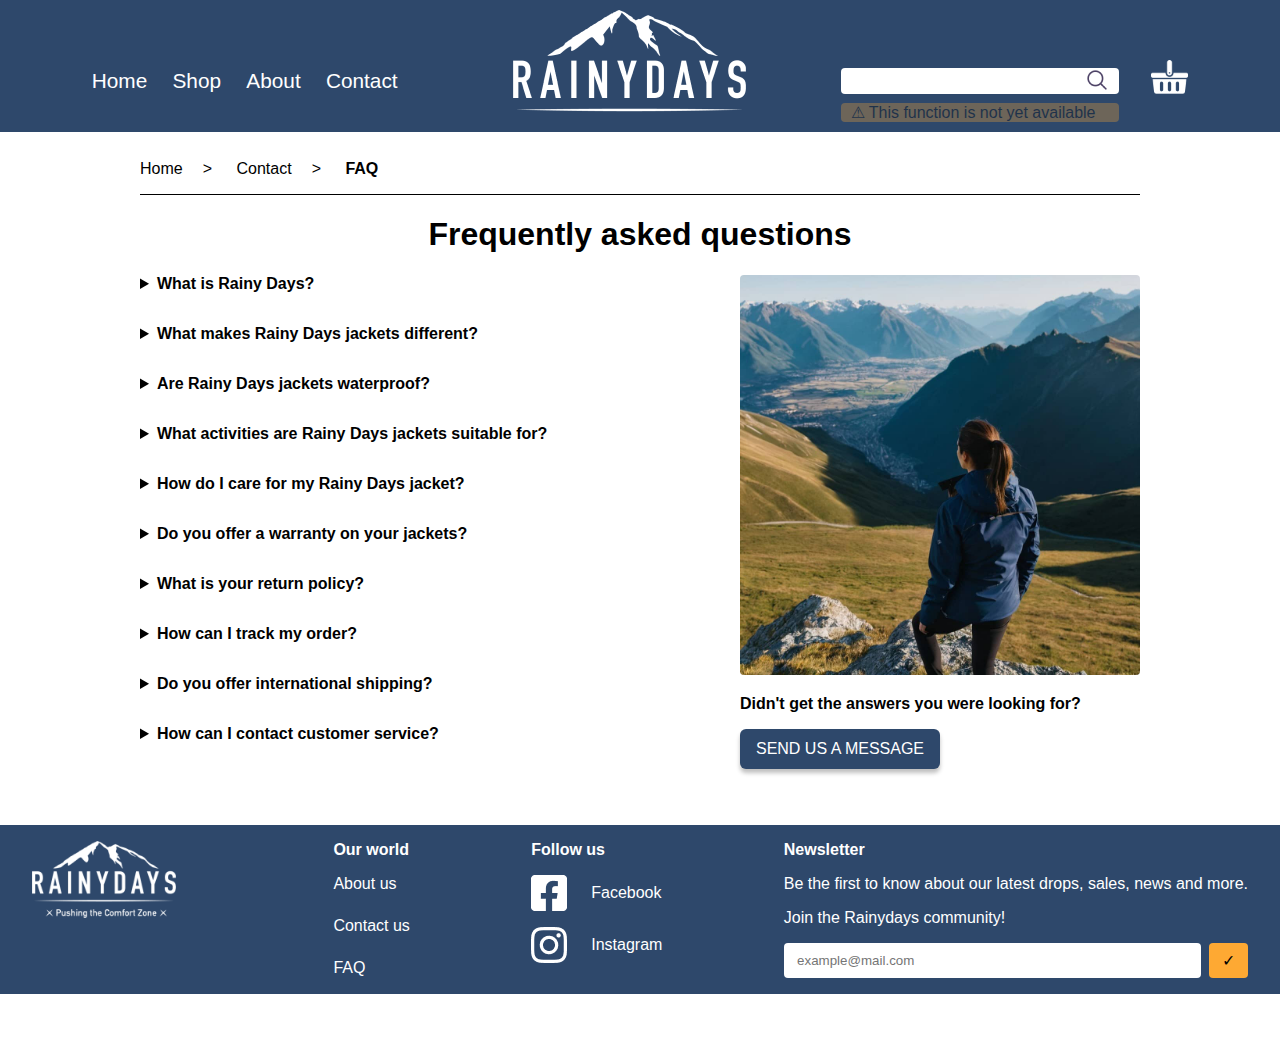
<file: faq.html>
<!DOCTYPE html>
<html lang="en">
  <head>
    <meta charset="UTF-8">
    <meta name="viewport" content="width=device-width, initial-scale=1.0">
    <meta name="description" content="Frequently asked questions at Rainydays">
    <title>Rainydays | FAQ</title>
    <link rel="stylesheet" href="css/_variables.css">
    <link rel="stylesheet" href="css/general.css">
    <link rel="stylesheet" href="css/header-footer.css">
    <link rel="stylesheet" href="css/content.css">
    <link rel="icon" type="image/x-icon" href="assets/favicon/favicon.ico">
  </head>

<body>

  <header>
    <section class="header-menu">
      <input type="checkbox" id="hamburger-checkbox">
      <label for="hamburger-checkbox">
        <img src="assets/icons/burger-menu.png" alt="icon for dropdown menu">
      </label>
      <nav class="header-nav">
        <a href="index.html" title="Home page">Home</a>
        <a href="shop.html" title="Go to shop">Shop</a>
        <a href="about-us.html" title="About us">About</a>
        <a href="contact-us.html" title="Contact us">Contact</a>
      </nav>
    </section>

    <section>
      <a href="index.html">
        <img src="assets/icons/rainydays-logo-cropped.png" alt="a mountain peak with rainydays written underneath">
      </a>
    </section>

    <section class="header-end">
      <div class="header-search">
        <input type="text" id="header-search-input" title="Search the shop">
        <label for="header-search-input">
          <img src="assets/icons/search-icon.png" alt="icon of magnifying glass to search">
        </label>
        <div class="search-overlay">
          <p>&#9888; This function is not yet available</p>
        </div>
      </div>
      <div class="header-basket">
        <a href="checkout.html" title="Go to checkout">
          <img src="assets/icons/basket-white.png" alt="basket icon to get to checkout">
        </a>  
      </div>
    </section>
  </header>

  <main>

    <section class="breadcrumbs">
      <nav>
        <ul>
          <li><a href="index.html">Home</a></li>
          <li><a href="contact-us.html">Contact</a></li>
          <li><a href="faq.html" class="active">FAQ</a></li>
        </ul>
      </nav>
    </section>

    <h1>Frequently asked questions</h1>

    <div class="faq-positioning">
      <section class="faq">

        <details class="faq-container">
          <summary>What is Rainy Days?</summary>
          <p>Rainy Days is an outdoor apparel brand specializing in high-quality jackets designed for various outdoor activities. Our jackets are crafted with durability, style, and functionality in mind, ensuring you stay comfortable and dry in any weather condition.</p>
        </details>
  
        <details class="faq-container">
          <summary>What makes Rainy Days jackets different?</summary>
          <p>Our jackets are designed to push the comfort zone, offering superior durability, versatility, and performance. We use premium materials, innovative technology, and thoughtful design features to ensure our jackets can withstand the rigors of outdoor adventures while keeping you stylish and comfortable.</p>
        </details>
  
        <details class="faq-container">
          <summary>Are Rainy Days jackets waterproof?</summary>
          <p>Yes, all of our jackets are made with waterproof materials and feature sealed seams to keep you dry even in the heaviest of downpours.</p>
        </details>
  
        <details class="faq-container">
          <summary>What activities are Rainy Days jackets suitable for?</summary>
          <p>Our jackets are designed for a wide range of outdoor activities, including hiking, camping, backpacking, skiing, snowboarding, commuting, and everyday wear. Whether you're exploring the wilderness or navigating city streets, our jackets have you covered.</p>
        </details>
  
        <details class="faq-container">
          <summary>How do I care for my Rainy Days jacket?</summary>
          <p>To ensure the longevity of your jacket, we recommend following the care instructions included on the garment tag. In general, most of our jackets are machine washable and can be tumble dried on low heat. Avoid using fabric softeners and bleach, and always zip up any zippers before washing.</p>
        </details>
  
        <details class="faq-container">
          <summary>Do you offer a warranty on your jackets?</summary>
          <p>Yes, we stand behind the quality of our products and offer a limited warranty against manufacturing defects. If you experience any issues with your jacket, please contact our customer service team for assistance.</p>
        </details>
  
        <details class="faq-container">
          <summary>What is your return policy?</summary>
          <p>We want you to be completely satisfied with your purchase. If for any reason you're not happy with your jacket, you may return it within 30 days of purchase for a full refund or exchange. Please refer to our Returns & Exchanges page for more information.</p>
        </details>
  
        <details class="faq-container">
          <summary>How can I track my order?</summary>
          <p>Once your order has been processed and shipped, you will receive a confirmation email with tracking information. You can use this information to track the status of your order and estimated delivery date.</p>
        </details>
  
        <details class="faq-container">
          <summary>Do you offer international shipping?</summary>
          <p>Yes, we offer international shipping to select countries. Please note that additional shipping fees and import duties may apply. For more information, please contact our customer service team.</p>
        </details>
  
        <details class="faq-container">
          <summary>How can I contact customer service?</summary>
          <p>If you have any further questions or need assistance, our customer service team is here to help. You can reach us by email at support@rainydays.com or by phone at +47 102 03 040. We're available Monday through Friday, from eight to five.</p>
        </details>
  
      </section>
  
      <section class="faq-contact">
        <div>
          <img src="assets/images/faq.jpg" alt="a woman wearing a blue jacket overlooking a valley">
        </div>
        <div>
          <p class="bold">Didn't get the answers you were looking for? </p>
          <a href="contact-form.html" class="cta-blue">SEND US A MESSAGE</a>
        </div>
      </section>
    </div>

  </main>

  <footer>
    <section class="footer-logo">
      <a href="index.html">
        <img src="assets/icons/rainydays-logo.png" alt="a mountain peak with Rainydays written underneath">
      </a>
    </section>

    <section class="our-world">
      <p class="bold">Our world</p>
      <nav>
        <a href="about-us.html">About us</a>
        <a href="contact-us.html">Contact us</a>
        <a href="faq.html">FAQ</a>
      </nav>
    </section>

    <section class="follow-us">
      <p class="bold">Follow us</p>
      <div class="social-media">
        <img src="assets/icons/facebook-icon.png" alt="facebook logo">
        <p>Facebook</p>
      </div>
      <div class="social-media">
        <img src="assets/icons/instagram-icon.png" alt="instagram logo">
        <p>Instagram</p>
      </div>
    </section>
    
    <section class="footer-newsletter">
      <p class="bold">Newsletter</p>
      <p>Be the first to know about our latest drops, sales, news and more.</p>
      <p>Join the Rainydays community!</p>
      <div class="footer-newsletter-line">
        <input type="text" id="footer-newsletter-input" placeholder="example@mail.com">
        <label for="footer-newsletter-input">mail input</label>
        <a href="newsletter.html">&#10003;</a>  
      </div>
    </section>
  </footer>

</body>
</html>
</file>
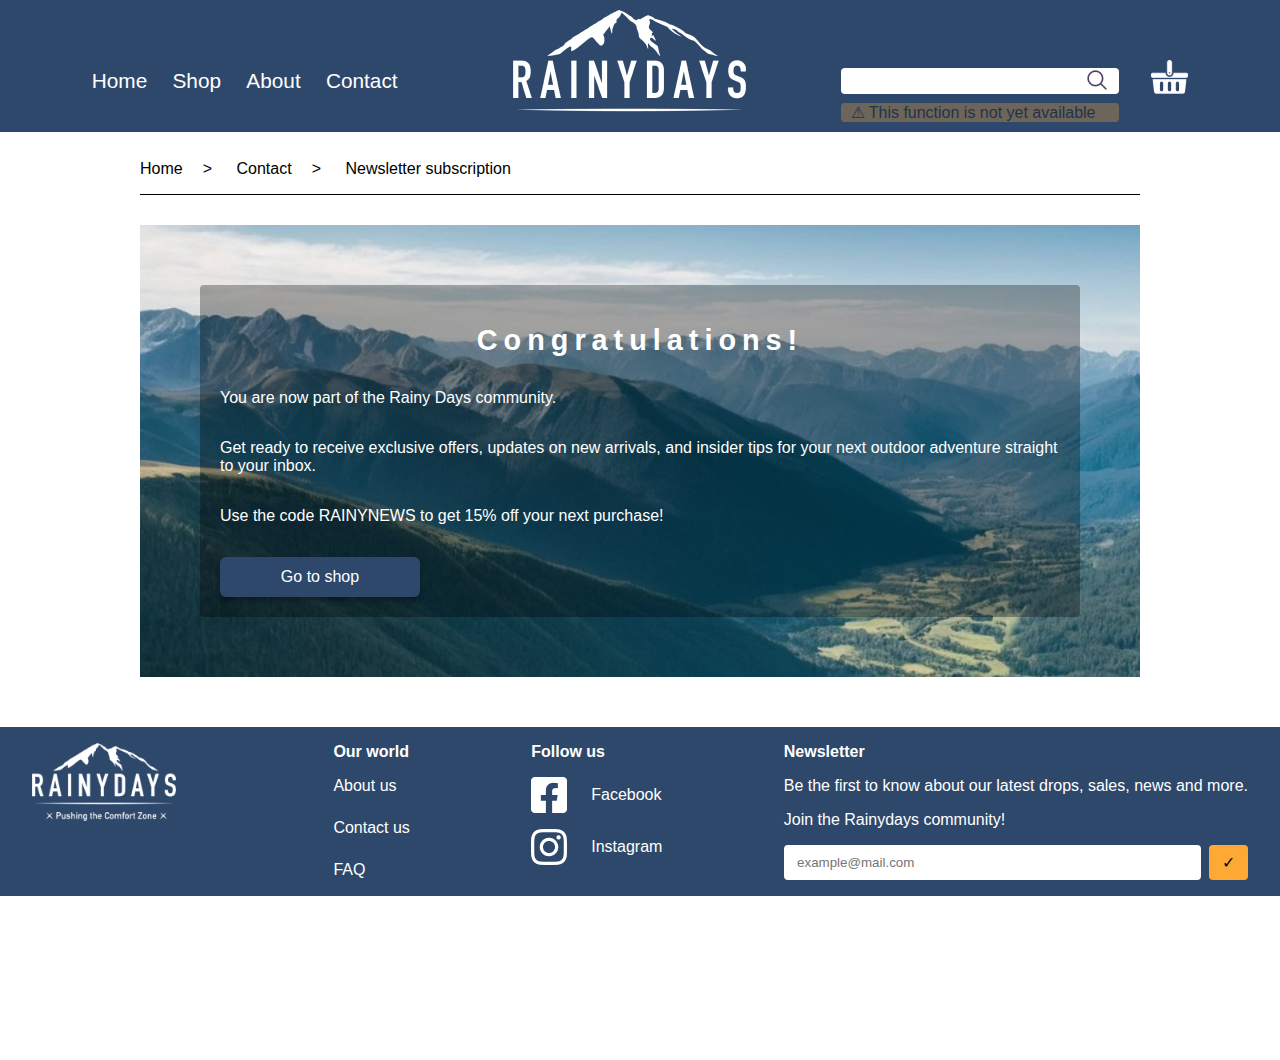
<file: newsletter.html>
<!DOCTYPE html>
<html lang="en">
  <head>
    <meta charset="UTF-8">
    <meta name="viewport" content="width=device-width, initial-scale=1.0">
    <meta name="description" content="Thanks for subscribing to the Rainydays newsletter">
    <title>Rainydays | Newsletter</title>
    <link rel="stylesheet" href="css/_variables.css">
    <link rel="stylesheet" href="css/general.css">
    <link rel="stylesheet" href="css/header-footer.css">
    <link rel="stylesheet" href="css/content.css">
    <link rel="icon" type="image/x-icon" href="assets/favicon/favicon.ico">
  </head>
  <body>

    <header>
      <section class="header-menu">
        <input type="checkbox" id="hamburger-checkbox">
        <label for="hamburger-checkbox">
          <img src="assets/icons/burger-menu.png" alt="icon for dropdown menu">
        </label>
        <nav class="header-nav">
          <a href="index.html" title="Home page">Home</a>
          <a href="shop.html" title="Go to shop">Shop</a>
          <a href="about-us.html" title="About us">About</a>
          <a href="contact-us.html" title="Contact us">Contact</a>
        </nav>
      </section>

      <section>
        <a href="index.html">
          <img src="assets/icons/rainydays-logo-cropped.png" alt="a mountain peak with rainydays written underneath">
        </a>
      </section>

      <section class="header-end">
        <div class="header-search">
          <input type="text" id="header-search-input" title="Search the shop">
          <label for="header-search-input">
            <img src="assets/icons/search-icon.png" alt="icon of magnifying glass to search">
          </label>
          <div class="search-overlay">
            <p>&#9888; This function is not yet available</p>
          </div>
        </div>
        <div class="header-basket">
          <a href="checkout.html" title="Go to checkout">
            <img src="assets/icons/basket-white.png" alt="basket icon to get to checkout">
          </a>  
        </div>
      </section>
    </header>

    <main>
      <section class="breadcrumbs">
        <nav>
          <ul>
            <li><a href="index.html">Home</a></li>
            <li><a href="contact-us.html">Contact</a></li>
            <li>Newsletter subscription</li>
          </ul>
        </nav>  
      </section>

      <section class="newsletter">
        <div class="newsletter-text">
          <h1>Congratulations!</h1>
          <p>You are now part of the Rainy Days community.</p>
          <p>Get ready to receive exclusive offers, updates on new arrivals, and insider tips for your next outdoor adventure straight to your inbox.</p>
          <P>Use the code RAINYNEWS to get 15% off your next purchase!</P>
          <a href="shop.html" class="cta-blue">Go to shop</a>    
        </div>
      </section>
    </main>

    <footer>
      <section class="footer-logo">
        <a href="index.html">
          <img src="assets/icons/rainydays-logo.png" alt="a mountain peak with Rainydays written underneath">
        </a>
      </section>

      <section class="our-world">
        <p class="bold">Our world</p>
        <nav>
          <a href="about-us.html">About us</a>
          <a href="contact-us.html">Contact us</a>
          <a href="faq.html">FAQ</a>
        </nav>
      </section>

      <section class="follow-us">
        <p class="bold">Follow us</p>
        <div class="social-media">
          <img src="assets/icons/facebook-icon.png" alt="facebook logo">
          <p>Facebook</p>
        </div>
        <div class="social-media">
          <img src="assets/icons/instagram-icon.png" alt="instagram logo">
          <p>Instagram</p>
        </div>
      </section>
      
      <section class="footer-newsletter">
        <p class="bold">Newsletter</p>
        <p>Be the first to know about our latest drops, sales, news and more.</p>
        <p>Join the Rainydays community!</p>
        <div class="footer-newsletter-line">
          <input type="text" id="footer-newsletter-input" placeholder="example@mail.com">
          <label for="footer-newsletter-input">mail input</label>
          <a href="newsletter.html">&#10003;</a>  
        </div>
      </section>
    </footer>

  </body>
</html>
</file>
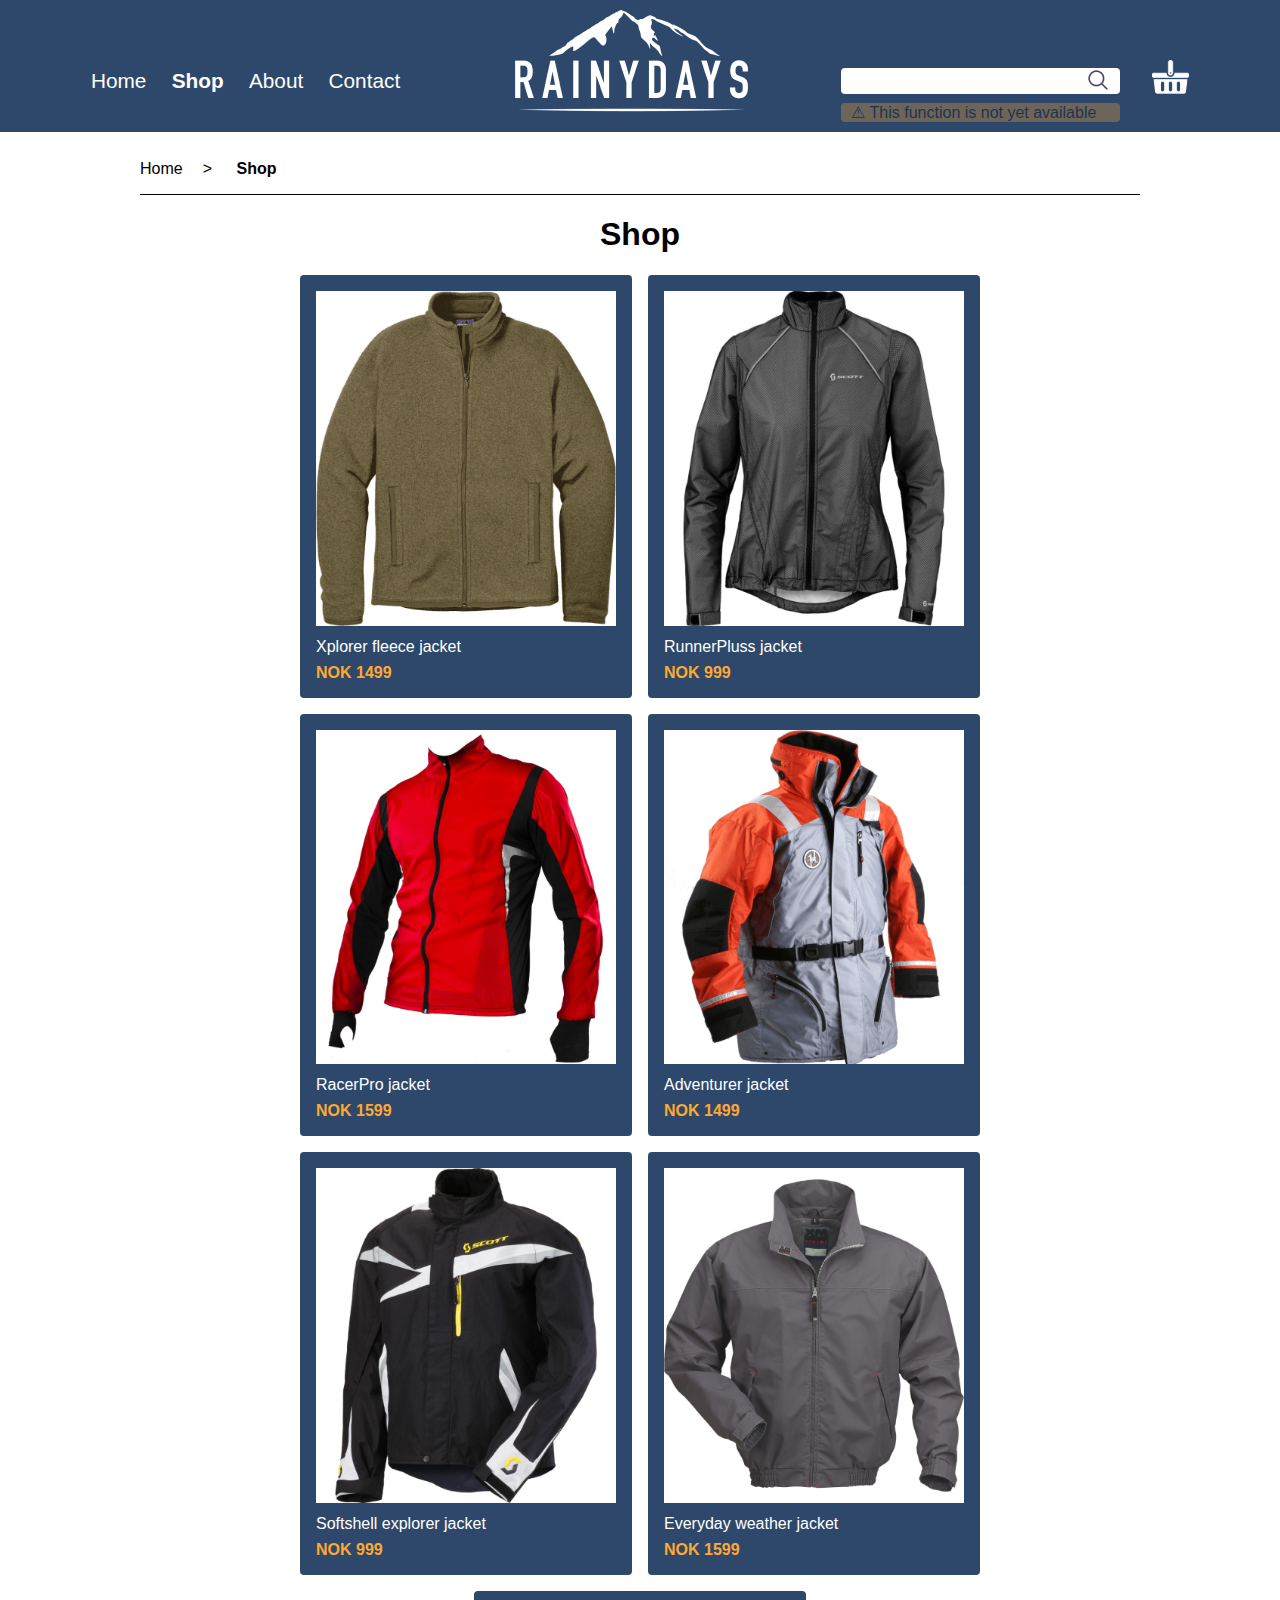
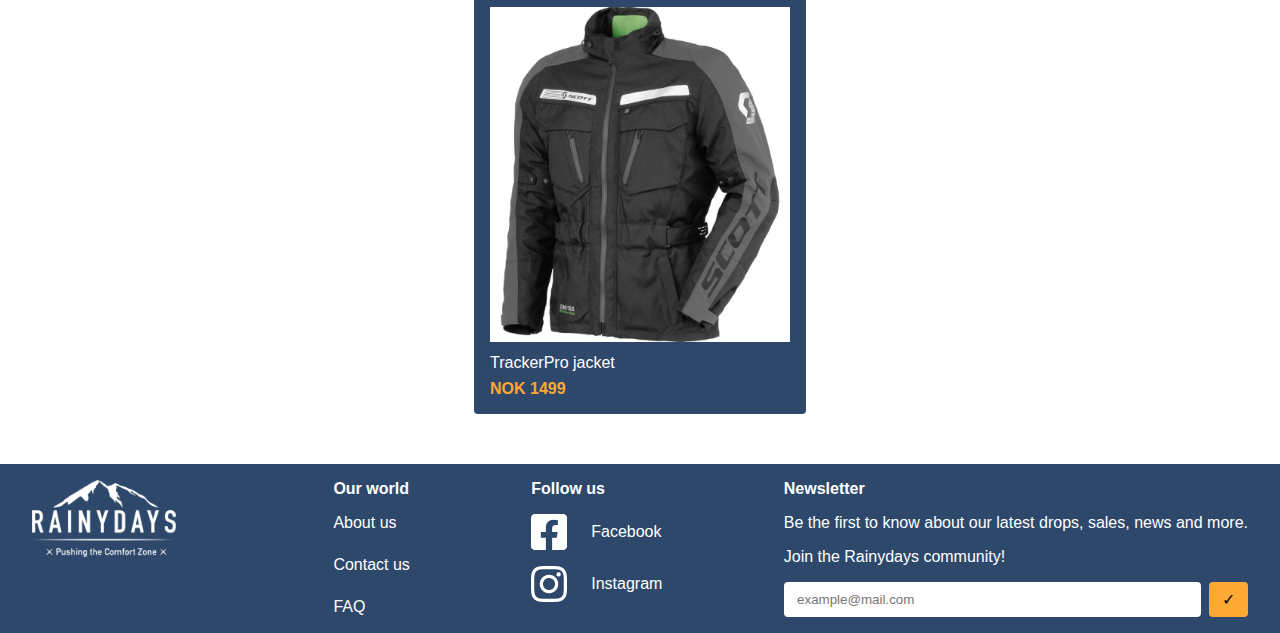
<file: shop.html>
<!DOCTYPE html>
<html lang="en">
  <head>
    <meta charset="UTF-8">
    <meta name="viewport" content="width=device-width, initial-scale=1.0">
    <meta name="description" content="Online shop for the brand Rainydays">
    <title>Rainydays | Shop</title>
    <link rel="stylesheet" href="css/_variables.css">
    <link rel="stylesheet" href="css/general.css">
    <link rel="stylesheet" href="css/header-footer.css">
    <link rel="stylesheet" href="css/content.css">
    <link rel="icon" type="image/x-icon" href="assets/favicon/favicon.ico">
  </head>

  <body>

    <header>
      <section class="header-menu">
        <input type="checkbox" id="hamburger-checkbox">
        <label for="hamburger-checkbox">
          <img src="assets/icons/burger-menu.png" alt="icon for dropdown menu">
        </label>
        <nav class="header-nav">
          <a href="index.html" title="Home page">Home</a>
          <a href="shop.html" title="Go to shop" class="active">Shop</a>
          <a href="about-us.html" title="About us">About</a>
          <a href="contact-us.html" title="Contact us">Contact</a>
        </nav>
      </section>

      <section>
        <a href="index.html">
          <img src="assets/icons/rainydays-logo-cropped.png" alt="a mountain peak with rainydays written underneath">
        </a>
      </section>

      <section class="header-end">
        <div class="header-search">
          <input type="text" id="header-search-input" title="Search the shop">
          <label for="header-search-input">
            <img src="assets/icons/search-icon.png" alt="icon of magnifying glass to search">
          </label>
          <div class="search-overlay">
            <p>&#9888; This function is not yet available</p>
          </div>
        </div>
        <div class="header-basket">
          <a href="checkout.html" title="Go to checkout">
            <img src="assets/icons/basket-white.png" alt="basket icon to get to checkout">
          </a>  
        </div>
      </section>
    </header>

    <main>
      <section class="breadcrumbs">
        <nav>
          <ul>
            <li><a href="index.html">Home</a></li>
            <li><a href="shop.html" class="active">Shop</a></li>
          </ul>
        </nav>  
      </section>

      <h1>Shop</h1>

      <section class="shop">

        <a href="products/xplorer-fleece.html">
        <div class="shop-container">
          <img src="assets/products/jacket-1.png" alt="a fleece jacket in the color evening green, with full front zip">
          <p>Xplorer fleece jacket</p>
          <p class="bold orange">NOK 1499</p>
        </div>
        </a>

        <a href="products/xplorer-fleece.html">
          <div class="shop-container">
            <img src="assets/products/jacket-2.png" alt="a lightweight runner jacket, in the color black">
            <p>RunnerPluss jacket</p>
            <p class="bold orange">NOK 999</p>
          </div>  
        </a>

        <a href="products/xplorer-fleece.html">
          <div class="shop-container">
            <img src="assets/products/jacket-3.png" alt="a bright red cross-country jacket with reflective details">
            <p>RacerPro jacket</p>
            <p class="bold orange">NOK 1599</p>
          </div>  
        </a>

        <a href="products/xplorer-fleece.html">
          <div class="shop-container">
            <img src="assets/products/jacket-4.png" alt="a jacket with extra padding and waistline belt, in the color orange and grey">
            <p>Adventurer jacket</p>
            <p class="bold orange">NOK 1499</p>
          </div>  
        </a>

        <a href="products/xplorer-fleece.html">
          <div class="shop-container">
            <img src="assets/products/jacket-5.png" alt="a black jacket with a wite stripe over the chest">
            <p>Softshell explorer jacket</p>
            <p class="bold orange">NOK 999</p>
          </div>  
        </a>

        <a href="products/xplorer-fleece.html">
          <div class="shop-container">
            <img src="assets/products/jacket-6.png" alt="a lightgrey jacket with full front-zip and waistline stretch">
            <p>Everyday weather jacket</p>
            <p class="bold orange">NOK 1599</p>
          </div>  
        </a>

        <a href="products/xplorer-fleece.html">
          <div class="shop-container">
            <img src="assets/products/jacket-7.png" alt="a dark grey jacket with pockets on the chest">
            <p>TrackerPro jacket</p>
            <p class="bold orange">NOK 1499</p>
          </div>  
        </a>

      </section>

    </main>

    <footer>
      <section class="footer-logo">
        <a href="index.html">
          <img src="assets/icons/rainydays-logo.png" alt="a mountain peak with Rainydays written underneath">
        </a>
      </section>

      <section class="our-world">
        <p class="bold">Our world</p>
        <nav>
          <a href="about-us.html">About us</a>
          <a href="contact-us.html">Contact us</a>
          <a href="faq.html">FAQ</a>
        </nav>
      </section>

      <section class="follow-us">
        <p class="bold">Follow us</p>
        <div class="social-media">
          <img src="assets/icons/facebook-icon.png" alt="facebook logo">
          <p>Facebook</p>
        </div>
        <div class="social-media">
          <img src="assets/icons/instagram-icon.png" alt="instagram logo">
          <p>Instagram</p>
        </div>
      </section>
      
      <section class="footer-newsletter">
        <p class="bold">Newsletter</p>
        <p>Be the first to know about our latest drops, sales, news and more.</p>
        <p>Join the Rainydays community!</p>
        <div class="footer-newsletter-line">
          <input type="text" id="footer-newsletter-input" placeholder="example@mail.com">
          <label for="footer-newsletter-input">mail input</label>
          <a href="newsletter.html">&#10003;</a>  
        </div>
      </section>
    </footer>

  </body>
</html>
</file>
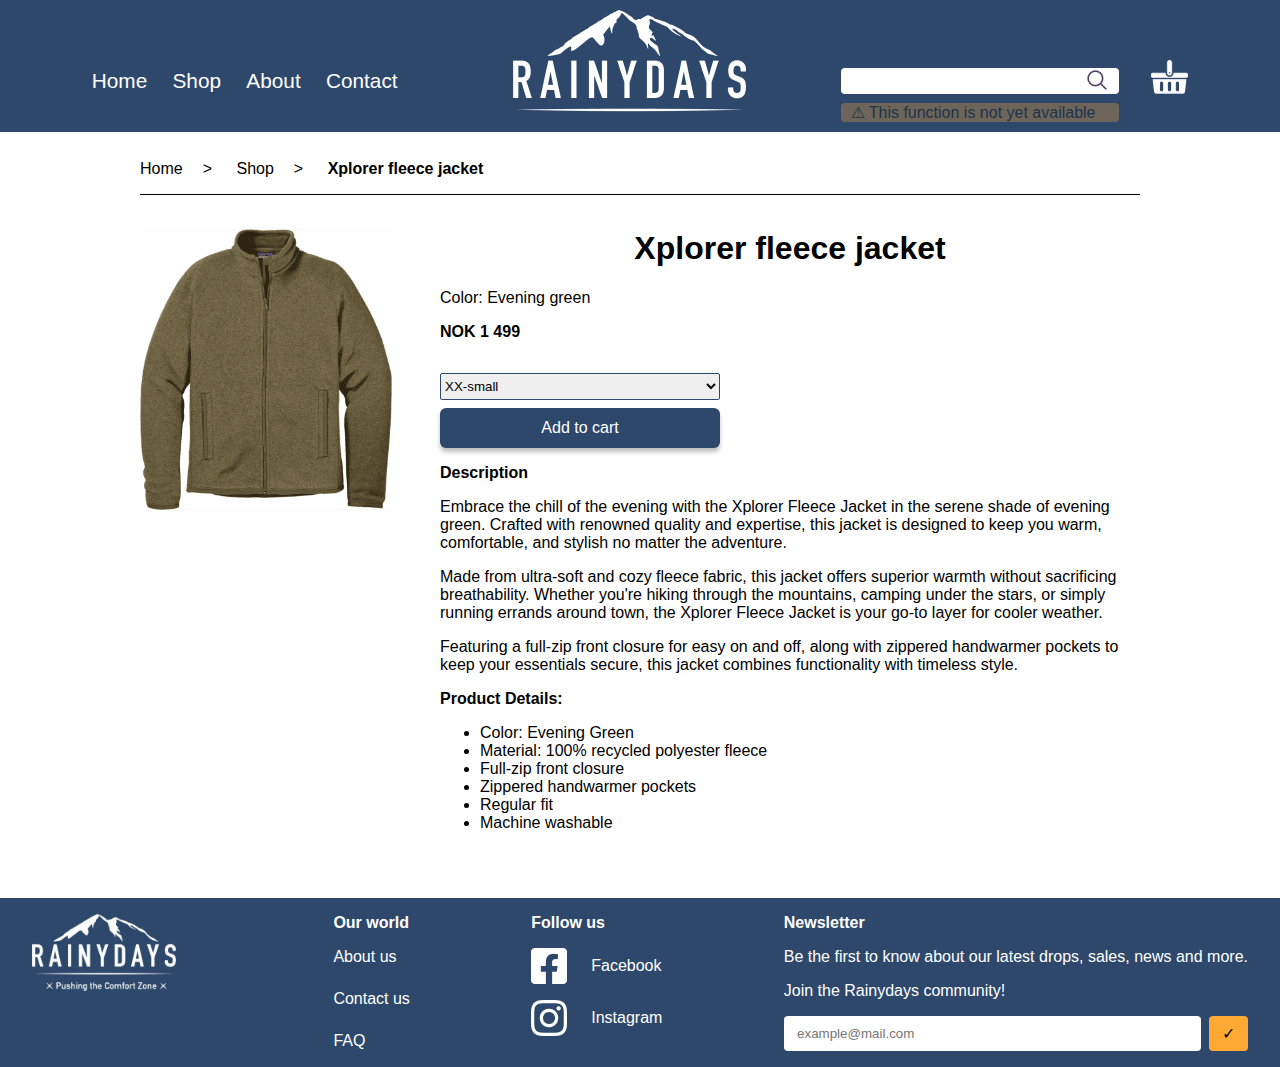
<file: products/xplorer-fleece.html>
<!DOCTYPE html>
<html lang="en">
  <head>
    <meta charset="UTF-8">
    <meta name="viewport" content="width=device-width, initial-scale=1.0">
    <meta name="description" content="Xplorer fleece jacket at Rainydays">
    <title>Rainydays | Xplorer fleecke jacket</title>
    <link rel="stylesheet" href="../css/_variables.css">
    <link rel="stylesheet" href="../css/general.css">
    <link rel="stylesheet" href="../css/header-footer.css">
    <link rel="stylesheet" href="../css/content.css">
    <link rel="icon" type="image/x-icon" href="../assets/favicon/favicon.ico">
  </head>

  <body>

    <header>
      <section class="header-menu">
        <input type="checkbox" id="hamburger-checkbox">
        <label for="hamburger-checkbox">
          <img src="../assets/icons/burger-menu.png" alt="icon for dropdown menu">
        </label>
        <nav class="header-nav">
          <a href="../index.html" title="Home page">Home</a>
          <a href="../shop.html" title="Go to shop">Shop</a>
          <a href="../about-us.html" title="About us">About</a>
          <a href="../contact-us.html" title="Contact us">Contact</a>
        </nav>
      </section>

      <section>
        <a href="../index.html">
          <img src="../assets/icons/rainydays-logo-cropped.png" alt="a mountain peak with rainydays written underneath">
        </a>
      </section>

      <section class="header-end">
        <div class="header-search">
          <input type="text" id="header-search-input" title="Search the shop">
          <label for="header-search-input">
            <img src="../assets/icons/search-icon.png" alt="icon of magnifying glass to search">
          </label>
          <div class="search-overlay">
            <p>&#9888; This function is not yet available</p>
          </div>
        </div>
        <div class="header-basket">
          <a href="../checkout.html" title="Go to checkout">
            <img src="../assets/icons/basket-white.png" alt="basket icon to get to checkout">
          </a>  
        </div>
      </section>
    </header>
  
    <main>

      <section class="breadcrumbs">
        <nav>
          <ul>
            <li><a href="../index.html">Home</a></li>
            <li><a href="../shop.html">Shop</a></li>
            <li><a href="../products/xplorer-fleece.html" class="active">Xplorer fleece jacket</a></li>
          </ul>
        </nav>  
      </section> 

      <section class="product-specific">
        <div class="product-image-container">
          <div class="product-image-container">
            <img src="../assets/products/jacket-1.png" alt="a green fleece jackets with zippered pockets" class="product-image">
          </div>  
        </div>
        <div class="product-info">
          <div>
            <h1>Xplorer fleece jacket</h1>
            <p>Color: Evening green</p>
            <p class="title bold">NOK 1 499</p>
          </div>
          <div>
            <select name="size" id="size">
              <option value="xxsmall">XX-small</option>
              <option value="xsmall">X-small</option>
              <option value="small">Small</option>
              <option value="medium">Medium</option>
              <option value="large">Large</option>
              <option value="xlarge">X-large</option>
              <option value="xxlarge">XX-large</option>
            </select>
            <a href="../checkout.html" class="cta-blue">Add to cart</a>
          </div>
          <div>
            <p class="bold">Description</p>
            <p>Embrace the chill of the evening with the Xplorer Fleece Jacket in the serene shade of evening green. Crafted with renowned quality and expertise, this jacket is designed to keep you warm, comfortable, and stylish no matter the adventure.</p>
            <p>Made from ultra-soft and cozy fleece fabric, this jacket offers superior warmth without sacrificing breathability. Whether you're hiking through the mountains, camping under the stars, or simply running errands around town, the Xplorer Fleece Jacket is your go-to layer for cooler weather.</p>
            <p>Featuring a full-zip front closure for easy on and off, along with zippered handwarmer pockets to keep your essentials secure, this jacket combines functionality with timeless style.</p>
            <p class="bold">Product Details:</p>
            <ul>
              <li>Color: Evening Green</li>
              <li>Material: 100% recycled polyester fleece</li>
              <li>Full-zip front closure</li>
              <li>Zippered handwarmer pockets</li>
              <li>Regular fit</li>
              <li>Machine washable</li>
            </ul>
          </div>  
        </div>
      </section>

    </main>

    <footer>
      <section class="footer-logo">
        <a href="../index.html">
          <img src="../assets/icons/rainydays-logo.png" alt="a mountain peak with Rainydays written underneath">
        </a>
      </section>

      <section class="our-world">
        <p class="bold">Our world</p>
        <nav>
          <a href="../about-us.html">About us</a>
          <a href="../contact-us.html">Contact us</a>
          <a href="../faq.html">FAQ</a>
        </nav>
      </section>

      <section class="follow-us">
        <p class="bold">Follow us</p>
        <div class="social-media">
          <img src="../assets/icons/facebook-icon.png" alt="facebook logo">
          <p>Facebook</p>
        </div>
        <div class="social-media">
          <img src="../assets/icons/instagram-icon.png" alt="instagram logo">
          <p>Instagram</p>
        </div>
      </section>
      
      <section class="footer-newsletter">
        <p class="bold">Newsletter</p>
        <p>Be the first to know about our latest drops, sales, news and more.</p>
        <p>Join the Rainydays community!</p>
        <div class="footer-newsletter-line">
          <input type="text" id="footer-newsletter-input" placeholder="example@mail.com">
          <label for="footer-newsletter-input">mail input</label>
          <a href="../newsletter.html">&#10003;</a>  
        </div>
      </section>
    </footer>

  </body>
</html>
</file>
<file: css/_variables.css>
:root {
  --Rainydays-blue: rgb(46, 72, 107);
  --Rainydays-orange: rgb(254, 169, 51);

  --text-color-white: rgb(255, 255, 255);

  --font-family-helvetica: helvetica, arial, sans-serif;
}
</file>
<file: css/general.css>
html, body {
  margin: 0;
  padding: 0;
  height: 100%;
}

body {
  position: relative;
}

p {
  margin: 0;
  padding: 0;
}

main {
  margin-bottom: 50px;
  font-family: helvetica, arial, sans-serif;
}

@media only screen and (min-width: 701px) {
  main {
    margin-bottom: 50px;
  }
}

a {
  text-decoration: none;
}

a:hover {
  cursor: pointer;
}

.active {
  font-weight: bold;
}

/* BREADCRUMBS */
.breadcrumbs {
  border-bottom: 1px solid black;
}

.breadcrumbs ul {
  padding: 0;
}

.breadcrumbs li {
  display: inline;
}

.breadcrumbs a {
  color: black;
}

.breadcrumbs li:not(:last-child):after {
  content: '>';
  margin: 20px;
}

/* SPAN CLASS */
.orange {
  color: rgb(254, 169, 51);
  text-transform: uppercase;
}

/* BUTTONS */
.cta-blue {
  width: 200px;
  height: 40px;
  font-family: Helvetica, arial, sans-serif;
  background-color: rgb(46, 72, 107);
  color: white;
  border: none;
  border-radius: 6px;
  box-shadow: 0px 4px 4px 0px rgba(0, 0, 0, 0.25);
  display: flex;
  justify-content: center;
  align-items: center;
  text-decoration: none;
  transition-property: background;
  transition-duration: 0.3s;
}

.cta-blue:hover {
  background-color: rgb(66, 92, 127);
  cursor: pointer;
}

.cta-orange {
  width: 300px;
  height: 60px;
  font-family: helvetica, arial, sans-serif;
  font-size: 1.5rem;
  background-color: rgb(254, 169, 51);
  color: black;
  letter-spacing: 3px;
  border: none;
  border-radius: 6px;
  box-shadow: 0px 4px 4px 0px rgba(0, 0, 0, 0.25);
  display: flex;
  justify-content: center;
  align-items: center;
  text-decoration: none;
  transition-property: background;
  transition-duration: 0.3s;
}

.cta-orange:hover {
  background-color: rgb(255, 189, 71);
  cursor: pointer;
}

input:hover,
#size {
  cursor: pointer;
}
</file>
<file: css/header-footer.css>
/* HEADER */
header {
  background-color: rgb(46, 72, 107);
  position: fixed;
  top: 0;
  right: 0;
  left:0;
  z-index: 1;
  padding: 10px;
  display: flex;
  justify-content: space-evenly;
  align-items: center;
  font-family: helvetica, arial, sans-serif;
  gap: 0.8em;
}

.header-menu,
.header-search {
  padding-top: 30px;
}

.header-basket {
  padding-top: 26px;
}

#hamburger-checkbox {
  display: none;
}

.header-menu a {
  text-decoration: none;
  color: white;
  font-size: 1.3rem;
  padding-right: 1em;
}

.header-end {
  display: flex;
  align-items: center;
  gap: 2em;
}

.header-search {
  position: relative;
}

.header-search label {
  position: absolute;
  right: 10px;
}

.header-search input {
  width: 270px;
  height: 24px;
  border: none;
  border-radius: 4px;
  padding-left: 0.5em;
}

.search-overlay {
  background-color: rgb(254, 169, 51);
  border-radius: 4px;
  padding: 0 10px;
  position: absolute;
  bottom: -28px;
  right: 0;
  left: 0;
  opacity: 0.3;
  cursor:default;
}

.header-menu label:hover {
  cursor: pointer;
}

.header-basket img {
  max-width: 37px;
}

@media only screen and (max-width: 700px) {
  .header-nav {
    position: absolute;
    top: 130px;
    left: -1000px;
    bottom: -2000px;
    display: flex;
    gap: 4em;
    padding: 1em 1em 0 2em;
    flex-direction: column;
    background-color: rgb(46, 72, 107);
    z-index: 2;
  }  

  #hamburger-checkbox:checked ~ .header-nav {
    left: 0;
    transition: 0.8s;
  }

  .header-search {
    display: none;
  }
}

@media only screen and (min-width: 701px) and (max-width: 1000px) {
  .header-nav {
    position: absolute;
    top: 130px;
    left: -1000px;
    bottom: -2000px;
    display: flex;
    gap: 4em;
    padding: 1em 1em 0 2em;
    flex-direction: column;
    background-color: rgb(46, 72, 107);
    z-index: 2;
  }  

  #hamburger-checkbox:checked ~ .header-nav {
    left: 0;
    transition: 0.8s;
  }
}

@media only screen and (min-width: 1001px) {
  .header-menu label {
    display: none;
  }
}

/* FOOTER */
footer {
  background-color: rgb(46, 72, 107);
  color: white;
  font-family: helvetica, arial, sans-serif;
  display: flex;
  justify-content: space-between;
  padding: 1em 2em;
  gap: 2em;
}

.footer-logo img {
  max-width: 80%;
}

.our-world nav,
.social-media {
  display: flex;
  gap: 1.5em;
  margin-top: 1em;
}

.our-world nav {
  flex-direction: column;
}

.social-media {
  align-items: center;
}

footer a {
  text-decoration: none;
  color: white;
}

.footer-newsletter {
  display: flex;
  flex-direction: column;
  gap: 1em;
}

.footer-newsletter-line {
  display: flex;
  gap: 0.5em;
}

.footer-newsletter a {
  padding: 0.5em 0.8em;
  background-color: rgb(254, 169, 51);
  color: black;
  border-radius: 4px;
}

.footer-newsletter label {
  display: none;
}

.footer-newsletter input {
  border: none;
  border-radius: 4px;
  width: 100%;
  padding-left: 1em;
}

@media only screen and (max-width: 700px) {
  .our-world {
    display: none;
  }

  .follow-us {
    display: none;
  }
}

@media only screen and (min-width: 701px) and (max-width: 1000px) {
  .our-world {
    display: none;
  }
}
</file>
<file: css/home.css>
main {
    margin-top: 130px;
}

.banner {
  background-image: url(../assets/images/banner-image.jpg);
  background-repeat: no-repeat;
  background-size: cover;
  color: white;
  padding: 150px 0 40px 40px;
  margin: 0 0 40px 0;
  display: flex;
  flex-direction: column;
}

h1 {
  font-size: 1.875rem;
  letter-spacing: 0.375rem;
  display: inline-block;
  margin: 0;
  font-weight: 300;
  padding-bottom: 10px;
}

h2 {
  font-size: 2.75rem;
  letter-spacing: 0.375rem;
  display: inline-block;
  margin: 0;
  padding-bottom: 40px;
}

.title {
  font-size: 1.5rem;
  text-align: center;
  margin-bottom: 20px;
}

.bold {
  font-weight: bold;
}

.sale,
.shop,
.activity {
  margin-bottom: 50px;
}

@media only screen and (max-width: 700px) {
  .sale,
  .shop,
  .activity {
  margin-left: 50px;
  margin-right: 50px;
}
}

@media only screen and (min-width: 701px) and (max-width: 1000px) {
  .sale,
  .shop,
  .activity {
    margin-left: 60px;
    margin-right: 60px;
  }
}

@media only screen and (min-width: 701px) {
  h1 {
    font-size: 2.19rem;
  }

  h2 {
    font-size: 3.75rem;
  }
}

@media only screen and (min-width: 1001px) {
  .sale,
  .shop,
  .activity {
    margin-left: 140px;
    margin-right: 140px;
  }
}

/* SALE */
.sale {
  background-color: rgb(46, 72, 107);
  color: white;
  border-radius: 10px;
  display: flex;
  justify-content: center;
}

.sale-info,
.sale-image-container {
  flex: 1;
}

.sale-image-container {
  align-items: center;
}

.sale-info {
  padding: 10px;
  display: flex;
  flex-direction: column;
  align-items: center;
  gap: 1em;
}

.sale-title {
  font-size: 1.8rem;
}

.sale-text {
  font-size: 1.875rem;
  font-weight: 200;
  display: inline-block;
}

.sale-percent {
  font-size: 2.6rem;
  display: inline-block;
}

.sale-image {
  border-radius: 10px;
  width: 100%;
}

@media only screen and (max-width: 700px) {
  .sale {
    flex-direction: column-reverse;
  }
}

@media only screen and (min-width: 701px) and (max-width: 1000px) {
  .sale-title,
  .sale-title .orange {
    font-size: 1.3rem;
  }

  .sale-text,
  .sale-text .orange {
    font-size: 1.2rem;
  }
}

@media only screen and (min-width: 701px) {
  .sale {
    flex: row;
    align-items: center;
  }
}

/* SHOP WOMENS AND MENS */
.shop-section {
  display: flex;
  flex-direction: column;
  gap: 20px;
}

.shop-image {
  max-width: 100%;
  border-radius: 6px;
}

.shop-container {
  background-color: rgb(46, 72, 107);
  color: white;
  border-radius: 6px;
  font-size: 1rem;
}

.shop-container-info {
  display: flex;
  justify-content: space-between;
  padding: 20px 10px;
  align-items: center;
}

.shop-container-info a {
  width: 200px;
  height: 40px;
  font-size: 0.9rem;
}

@media only screen and (min-width: 701px) {
  .shop-section {
    flex-direction: row;
  }
}

/* SHOP BY ACTIVITY */
.activity-section {
  display: grid;
  grid-template-columns: 1fr 1fr;
  grid-gap: 20px;
}

.activity-container {
  display: flex;
  flex-direction: column;
  background-color: rgb(46, 72, 107);
  color: white;
  align-items: center;
  border-radius: 6px;
  min-height: 100px;
  max-width: 400px;
}

.activity-image {
  max-width: 100%;
  border-radius: 6px;
}

.activity-button {
  height: 40px;
  display: flex;
  align-items: center;
  font-size: 1.25rem;
}

@media only screen and (min-width: 701px) {
  .activity-section {
    grid-template-columns: 1fr 1fr 1fr;
  }
}

.browse-more {
  margin-top: 30px;
  align-self: center;
  display: flex;
  justify-content: center;
  align-items: center;
}
</file>
<file: css/content.css>
/* 
Styling for:
about-us.html
checkout.html
checkout-success.html
contact-us.html
contact-form.html
faq.html
shop.html
xplorer-fleece.html
newsletter.html
*/

main {
  margin-left: 50px;
  margin-right: 50px;
  margin-top: 160px;
}

@media only screen and (min-width: 701px) {
  main {
    margin-left: 140px;
    margin-right: 140px;
  }
}

h1 {
  display: flex;
  justify-content: center;
}

h2 {
  margin: 0;
}


/* SHOP */
.shop {
  display: flex;
  flex-wrap: wrap;
  gap: 1em;
  justify-content: center;
}

.shop-container {
  background-color: rgb(46, 72, 107);
  color: white;
  padding: 1em;
  border-radius: 4px;
  max-width: 300px;
}

.shop img {
 width: 100%;
}

.shop p {
  padding-top: 0.5em;
}

/* XPLORER FLEECE JACKET - PRODUCT SPECIFIC */
.product-info {
  display: flex;
  flex-direction: column;
  gap: 1em;
}

.product-info p {
  margin-bottom: 1em;
}

.product-image-container {
  max-width: 400px;
}

.product-image {
  width: 100%;
  margin-top: 20px;
}

.product-specific select {
  border: 1px solid rgb(46, 72, 107);
  border-radius: 2px;
  height: 2em;
}

.product-specific a {
  margin-top: 0.5em;
}

@media only screen and (max-width: 700px) {
.product-specific {
  display: flex;
  flex-direction: column;
  gap: 1em;
  margin-top: 14px;
  }

  .product-specific select,
  .product-specific a {
    width: 100%;
  }

  .product-image-container {
    align-self: center;
  }
}

@media only screen and (min-width: 701px) {
  .product-specific {
    display: flex;
    flex-direction: row;
    gap: 3em;
    margin-top: 14px;
  }

  .product-info {
    max-width: 700px;
    min-width: 200px;
  }

  .product-image {
    min-width: 200px;
  }

  .product-specific select,
  .product-specific a {
    width: 40%;
  }
}

/* CHECKOUT */
.checkout-title {
  display: flex;
  align-items: center;
  gap: 2em;
  margin-bottom: 1em;
}

.checkout-number {
  background-color: rgb(46, 72, 107);
  color: white;
  display: inline;
  padding: 0.5em 0.8em;
  border-radius: 4px;
}

.shopping-cart-container,
.shipping-information-container,
.delivery-container,
.payment-container,
.checkout-container {
  border: 2px solid rgb(46, 72, 107);
  border-radius: 4px;
  padding: 1em 3em;
  margin-bottom: 2em;
}

.shopping-cart-container,
.shipping-information-container form,
.delivery-container,
.payment-container,
.checkout-container {
  display: flex;
}

.shipping-information-container form,
.delivery-container,
.payment-container {
  flex-direction: column;
}

.shopping-cart-container {
  gap: 2em;
  justify-content: space-evenly;
}

.shopping-cart-container img {
  max-width: 80%;
}

.shopping-cart-info {
  display: flex;
  flex-direction: column;
  justify-content: space-between;
}

.shopping-cart-description {
  display: flex;
  flex-direction: row;
  gap: 2em;
}

.shopping-cart-description p {
  padding-bottom: 1em;
}

.shipping-information-container input,
.payment-info input {
  margin-top: 0.4em;
  margin-bottom: 1em;
  padding-left: 0.5em;
  height: 2em;
  border: 1px solid rgb(46, 72, 107);
  border-radius: 2px;
  font-size: 1em;
}

.delivery-container div {
  margin-bottom: 1em;
  display: flex;
  flex-direction: row;
  justify-content: space-between;
}

.delivery-container label {
  min-width: 132px;
}

.delivery-container p {
  min-width: 57px;
  text-transform: uppercase;
}

.payment-container div {
  margin-bottom: 1em;
  display: flex;
  gap: 2em;
}

.payment-container label {
  display: flex;
  align-items: center;
  gap: 2em;
}

.payment-info {
  display: flex;
  flex-direction: column;
}

.checkout-container {
  position: relative;
  flex-direction: row;
  justify-content: space-between;
}

.checkout-container p {
  padding-bottom: 2em;
}

.checkout-container a {
  position: absolute;
  bottom: -30px;
  left: 50%;
  transform: translateX(-50%);
}

/* CHECKOUT SUCCESS */
.checkout-success {
  display: flex;
  gap: 1em;
}

.checkout-success p {
  margin-bottom: 1em;
}

.checkmark {
  border: 6px solid rgb(254, 169, 51);
  padding: 1em 2em;
  border-radius: 4px;
}

@media only screen and (max-width: 700px) {
  .checkout-success {
    flex-direction: column;
    align-items: center;
  }
}

@media only screen and (min-width: 701px) {
  .checkout-success {
    flex-direction: row;
  }
}

/* ABOUT US */
.about-us {
  display: flex;
  flex-direction: column;
  gap: 1em;
}

.about-us p {
  margin-top: 1em;
}

.about-us img {
  max-width: 100%;
  border-radius: 4px;
}

.about-end-img {
  margin-bottom: 1em;
}
  
.about-end {
  display: flex;
  justify-content: space-between;
}

.about-end-img {
  flex: 1;
}

.about-end-text {
  flex: 1;
}

@media only screen and (max-width: 700px) {
  .about-end {
    flex-direction: column;
  }
}

@media only screen and (min-width: 701px) {
  .about-end {
    flex-direction: row;
    gap: 1em;
  }
}

/* CONTACT US */
.contact-head {
  display: flex;
  flex-direction: column;
  gap: 1em;
}

.contact-support,
.contact-connect {
  display: flex;
  flex-direction: column;
  gap: 2em;
}

.contact-container {
  border: 2px solid rgb(46, 72, 107);
  border-radius: 4px;
  display: flex;
  flex-direction: column;
  align-items: center;
  justify-content: space-between;
  padding: 1em 0.3em;
  margin-top: 2em;
  gap: 1em;
  min-height: 315px;
}

.contact-type {
  display: flex;
  align-items: center;
  justify-content: start;
  gap: 2em;
  min-width: 264px;
}

.contact-icon {
  max-width: 38px;
}

.contact-text p {
  padding-bottom: 1em;
}

.contact-flex {
  display: flex;
}

.contact-connect input {
  height: 2em;
  width: 50%;
  padding-left: 10px;
  border: 1px solid rgb(46, 72, 107);
  border-radius: 4px;
}

.contact-connect button {
  width: 50%;
}

.contact-connect label {
  display: none;
}

.bold {
  font-weight: bold;
}

@media only screen and (max-width: 900px) {
  .contact-flex {
    flex-direction: column;
  }
}

@media only screen and (min-width: 901px) {
  .contact-flex {
    flex-direction: row;
    gap: 2em;
  }
}

/* CONTACT FORM */
.contact-form {
  position: relative;
}

.contact-form-start h2,
.contact-form-start p {
  margin-bottom: 1em;
}

.contact-form-info,
.contact-form-message {
  display: flex;
  flex-direction: column;
  gap: 0.5em;
  max-height: 300px;
}

.contact-form-info input,
.contact-form-message textarea {
  padding-left: 0.6em;
  margin-bottom: 1em;
  border: 2px solid rgb(46, 72, 107);
  border-radius: 4px;
}

.contact-form-info input {
  height: 2em;
}

.contact-form-message textarea {
  height: 300px;
  font-family: helvetica, arial, sans-serif;
  padding-top: 0.5em;
}

.contact-form-message {
  display: flex;
  flex-direction: column;
}

.contact-form-submit {
  display: flex;
}

.contact-form-submit a {
  text-transform: uppercase;
}

.submit-overlay {
  position: relative;
  display: flex;
  justify-content: end;
}

#submit-checkbox {
  display: none;
}

.submit-text {
  background-color: rgb(149, 225, 149);
  padding: 10px;
  border-radius: 4px;
  letter-spacing: 0.5px;
  text-align: center;
  position: absolute;
  bottom: 46px;
  opacity: 0;
}

.submit-overlay [type="checkbox"]:checked ~ .submit-text {
  opacity: 1;
  transition: 0.8s;
}

@media only screen and (max-width: 700px) {
  .contact-form-submit {
    justify-content: center;
  }
}

@media only screen and (min-width: 701px) {
  .contact-form {
    display: grid;
    grid-template-columns: 1fr 1fr;
    gap: 2em;
  }

  .contact-form-submit {
    justify-content: flex-end;
  }
}

/* FAQ */
.faq summary,
.faq-contact p {
  font-weight: bold;
  margin-bottom: 1em;
}

.faq-container {
  margin-bottom: 1em;
}

.faq-contact {
  display: flex;
}

.faq-contact img {
  width: 100%;
  border-radius: 4px;
}

.faq-container summary:hover {
  cursor: pointer;
}

@media only screen and (max-width: 1000px) {
  .faq-positioning {
    display: flex;
    flex-direction: column;
  }

  .faq-contact {
    flex-direction: row;
    gap: 1em;
    margin-top: 1em;
  }
}

@media only screen and (min-width: 1001px) {
  .faq-positioning {
    display: grid;
    grid-template-columns: 1fr 400px;
    gap: 1em;
  }

  .faq-contact {
    flex-direction: column;
    gap: 1em;
  }
}

/* NEWSLETTER */
.newsletter {
  background-image: url(../assets/images/newsletter.jpg);
  background-repeat: no-repeat;
  background-size: cover;
  margin-top: 30px;
  color: white;
}

.newsletter-text {
  background-color: rgba(0, 0, 0, 0.3);
  padding: 20px;
  border-radius: 4px;
}

.newsletter h1 {
  font-size: 1.8rem;
  letter-spacing: 0.375rem;
}

.newsletter p,
.newsletter a {
  margin-top: 2em;
}

@media only screen and (max-width: 700px) {
  .newsletter {
    padding: 10px;
  }

  .newsletter h1 {
    font-size: 1em;
  }
}

@media only screen and (min-width: 701px) and (max-width: 1000px) {
  .newsletter {
    padding: 40px;
  }
}

@media only screen and (min-width: 1001px) {
  .newsletter {
    padding: 60px;
  }
}
</file>
